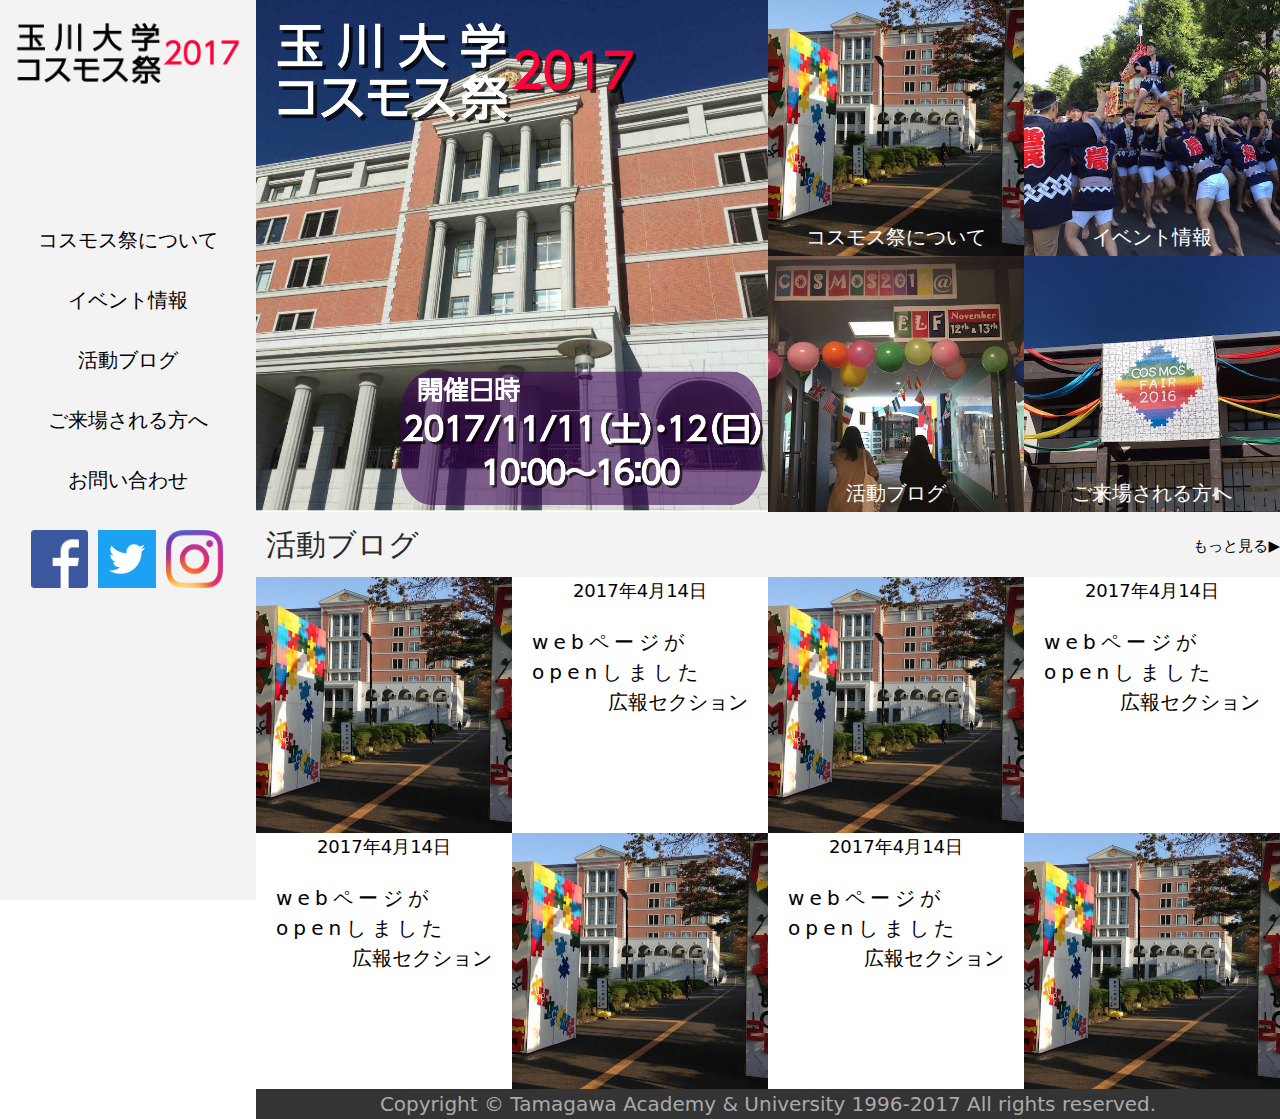
<file: index.html>
<!doctype html>
<html>

    <head>
        <meta charset="UTF-8">
        <meta http-equiv="X-UA-Compatible" content="IE=edge"> <!-- ◀︎ IEの互換表示をさせない -->
        <meta name="viewport" content="width=device-width, initial-scale=1"> <!-- ◀︎ レスポンシブWebデザインを使うために必要-->
        <title>コスモス祭実行委員会</title>
        <link href="css/bootstrap.css" rel="stylesheet"> <!-- ◀︎ BootstrapのCSS読み込み -->
        <link href="css/top.css" rel="stylesheet">
        <script src="js/jquery.js"></script> <!-- ◀︎　jQuery読み込み -->
        <script src="js/bootstrap.js"></script> <!--◀︎　 BootstrapのJS読み込み -->
    </head>
    
    <!-- ▼ヘッダーメニュー　ースマホ用ー▼ -->
    <nav id = "header-menu" class="navbar navbar-toggleable-md navbar-light bg-faded sp">
      <button class="navbar-toggler navbar-toggler-right" type="button" data-toggle="collapse" data-target="#navbarSupportedContent" aria-controls="navbarSupportedContent" aria-expanded="false" aria-label="Toggle navigation">
        <span class="navbar-toggler-icon"></span>
      </button>
      <a class="navbar-brand" href="#"><img src="images/logo2.png" class="img-fluid" alt="Responsive image" ></a>
      
      <div class="collapse navbar-collapse" id="navbarSupportedContent">
        <ul class="navbar-nav mr-auto">
          <li class="nav-item active">
            <a class="nav-link" href="index.html">トップページ <span class="sr-only">(current)</span></a>
          </li>
          <li class="nav-item">
            <a class="nav-link" href="info/index.html">コスモス祭について</a>
          </li>
          <li class="nav-item">
            <a class="nav-link" href="ivent/index.html">イベント情報</a>
          </li>
          <li class="nav-item">
            <a class="nav-link" href="report/index.html">活動ブログ</a>
          </li>
          <li class="nav-item">
            <a class="nav-link" href="access/index.html">ご来場される方へ</a>
          </li>
          <li class="nav-item">
            <a class="nav-link" href="inquiry/index.html">お問い合わせ</a>
          </li>
        </ul>
      </div>
    </nav>
    <!-- ▲ヘッダーメニュー　ースマホ用ー▲-->

    <!-- ▼ヘッダーメニュー　ーPC用ー▼ -->
    <dir id="header-menu-pc">
      <a href="#" id="logo"><img src="images/logo.png" class="img-fluid"></a>
      <ul id="menu-list-pc">
        <li><a href="info/index.html">コスモス祭について</a></li>
        <li><a href="ivent/index.html">イベント情報</a></li>
        <li><a href="report/index.html">活動ブログ</a></li>
        <li><a href="access/index.html">ご来場される方へ</a></li>
        <li><a href="inquiry/index.html">お問い合わせ</a></li>
      </ul>
      <ul id="sns-pc">
        <li><a href="https://www.facebook.com/cosmosfair/"><img src="images/fb.png" class="img-fluid"></a></li>
        <li><a href="https://twitter.com/cosmosfair/"><img src="images/twitter.png" class="img-fluid"></a></li>
        <li><a href="http://instagram.com/cosmosfair "><img src="images/ig.png" class="img-fluid"></a></li>
      </ul>
    </dir>
    <!-- ▲ヘッダーメニュー　ーPC用ー▲-->

    <!-- ▼トップボディ▼ -->
    <dir id="top-body">
     
      <!-- ▼トップ画像▼ -->
      <dir id="top-img">
        <img src="images/top.png" class="img-fluid" alt="Responsive image">
        
      </dir>
      <!-- ▲トップ画像▲-->
      
      <!-- ▼更新情報　ースマホ限定ー▼ -->
      <dir id="sp-update-info" class="sp">
        <p>更新情報</p>
        <p>2017/4/14 WEBページをリニューアルしました</p>
      </dir>
      <!-- ▲更情報▲-->

      <!-- ▼トップメニュー▼ -->
      <dir id="top-menu">
        <ul>
          <li><a href="info/index.html"><img src="images/menu1.jpg" class="img-fluid"><p>コスモス祭について</p></a></li>
          <li><a href="ivent/index.html"><img src="images/menu2.jpg" class="img-fluid"><p>イベント情報</p></a></li>
          <li><a href="report/index.html"><img src="images/menu3.jpg" class="img-fluid"><p>活動ブログ</p></a></li>
          <li><a href="access/index.html"><img src="images/menu4.jpg" class="img-fluid"><p>ご来場される方へ</p></a></li>
        </ul>
      </dir>
      <!-- ▲トップメニュー▲-->
      
      <!-- ▼活動ブログ▼ -->
      <div id="top-report">
        <div id="top-report-title">
          <p>活動ブログ</p><a href="#3">もっと見る▶︎</a>
        </div>
       <ul class="top-report-items"><a href="#">
         <li class="report-thum float-left"><img src="images/menu1.jpg" class="img-fluid"></li>
         <li class="report-word float-left"><p class="text-center">2017年4月14日</p><p class="title-box">webページがopenしました</p><p>広報セクション</p></li>
       </a></ul>
       <ul class="top-report-items"><a href="#">
         <li class="report-word"><p class="text-center">2017年4月14日</p><p class="title-box">webページがopenしました</p><p>広報セクション</p></li>
         <li class="report-thum"><img src="images/menu1.jpg" class="img-fluid"></li>
       </a></ul>

       <ul class="top-report-items"><a href="#">
         <li class="report-thum"><img src="images/menu1.jpg" class="img-fluid"></li>
         <li class="report-word"><p class="text-center">2017年4月14日</p><p class="title-box">webページがopenしました</p><p>広報セクション</p></li>
       </a></ul>
       <ul class="top-report-items"><a href="#">
         <li class="report-word float-left"><p class="text-center">2017年4月14日</p><p class="title-box">webページがopenしました</p><p>広報セクション</p></li>
         <li class="report-thum float-left"><img src="images/menu1.jpg" class="img-fluid"></li>
       </a></ul>
      </div>
      <!-- ▲活動ブログ▲-->

    <!-- ▲トップボディ▲-->
    </dir>
    <!-- ▼フッター▼ -->
    <dir id="footer">
      <!-- ▼フッターメニュー　ースマホ限定ー▼ -->
      <dir id="footer-menu" class="sp">
        <ul>
          <li><a href="info/index.html">コスモス祭について</a></li>
          <li><a href="ivent/index.html">イベント情報</a></li>
          <li><a href="report/index.html">活動ブログ</a></li>
          <li><a href="access/index.html">ご来場される方へ</a></li>
        </ul>
        <a id ="footer-list-last" href="inquiry/index.html">お問い合わせ</a>
        <ul>
          <li><a href="https://www.facebook.com/cosmosfair/"><img src="images/fb.png" class="img-fluid"></a></li>
          <li><a href="https://twitter.com/cosmosfair/"><img src="images/twitter.png" class="img-fluid"></a></li>
          <li><a href="http://instagram.com/cosmosfair"><img src="images/ig.png" class="img-fluid"></a></li>
        </ul>
      </dir>
      <!-- ▲フッターメニュー▲-->
      <p class="text-center">Copyright © Tamagawa Academy & University 1996-2017 All rights reserved.</p>
    <!-- ▲フッター▲-->
    </dir>
    <body>
    </body>

</html>
</file>
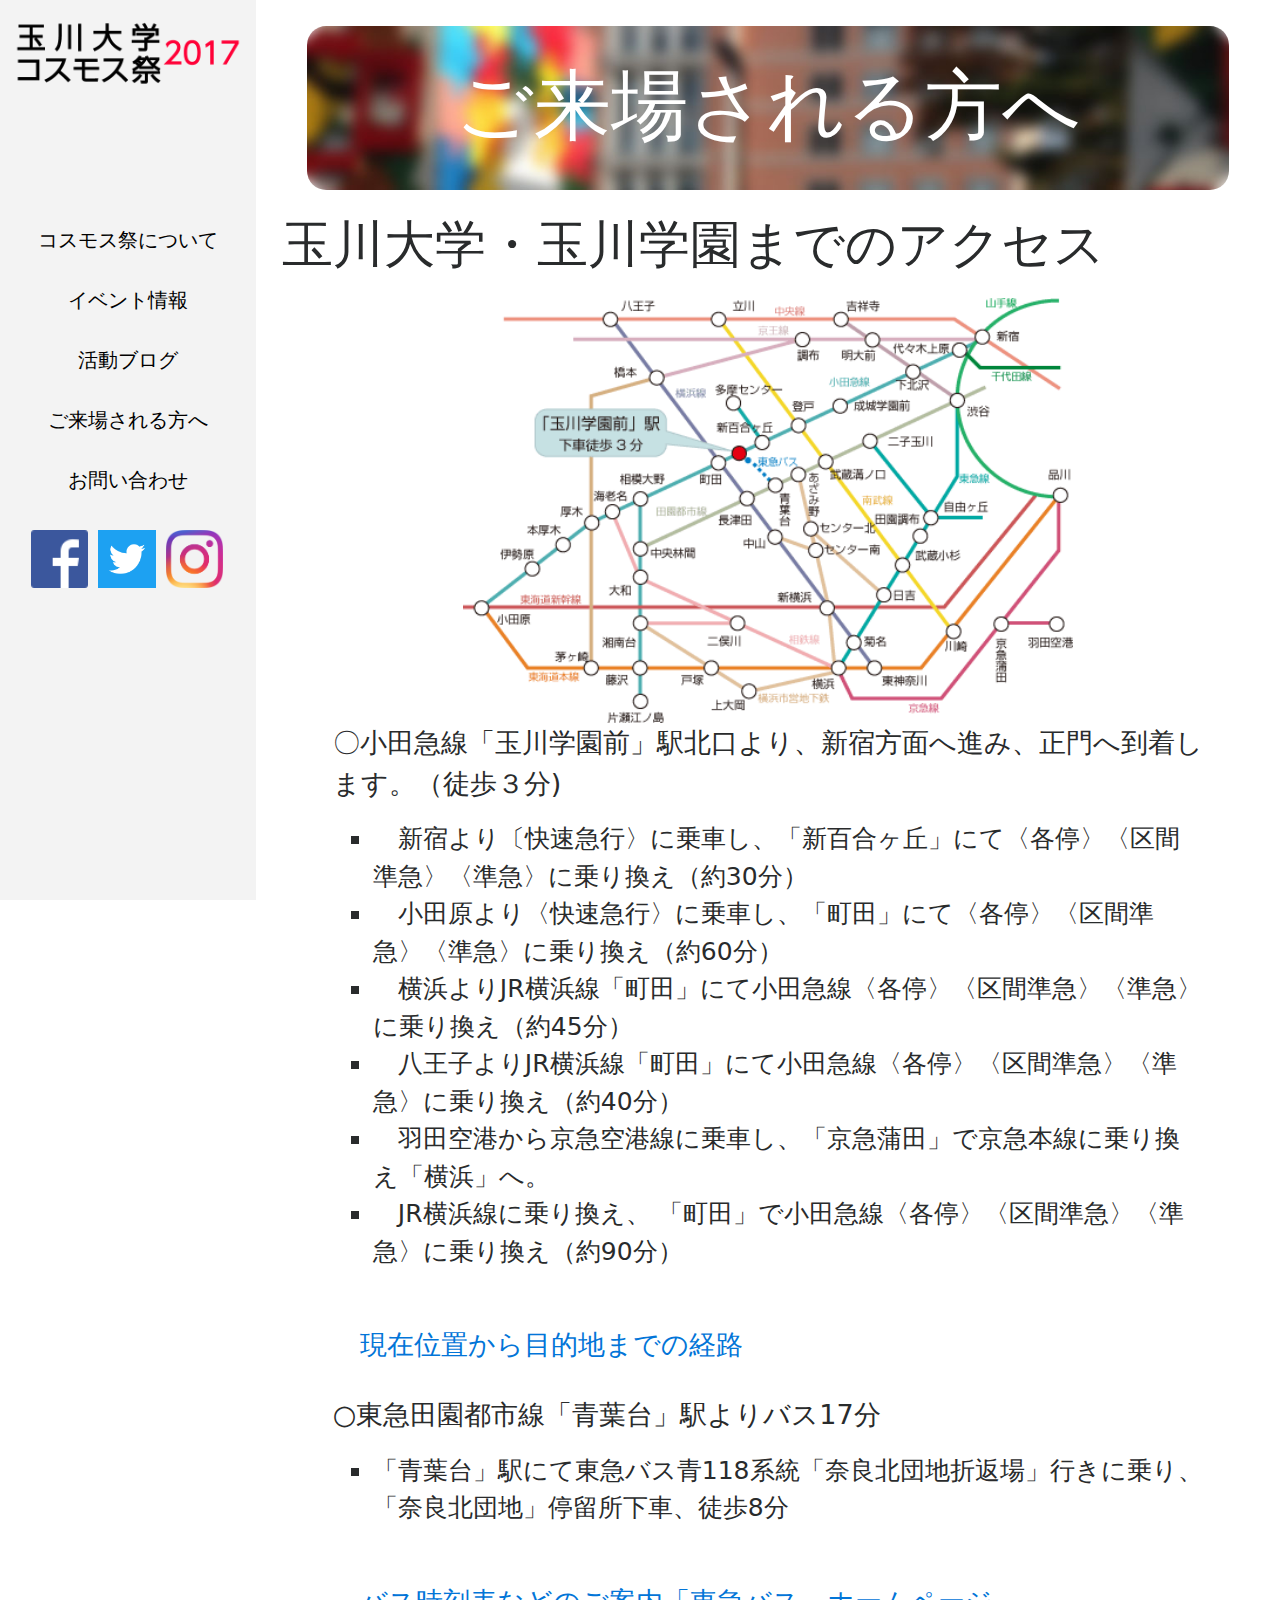
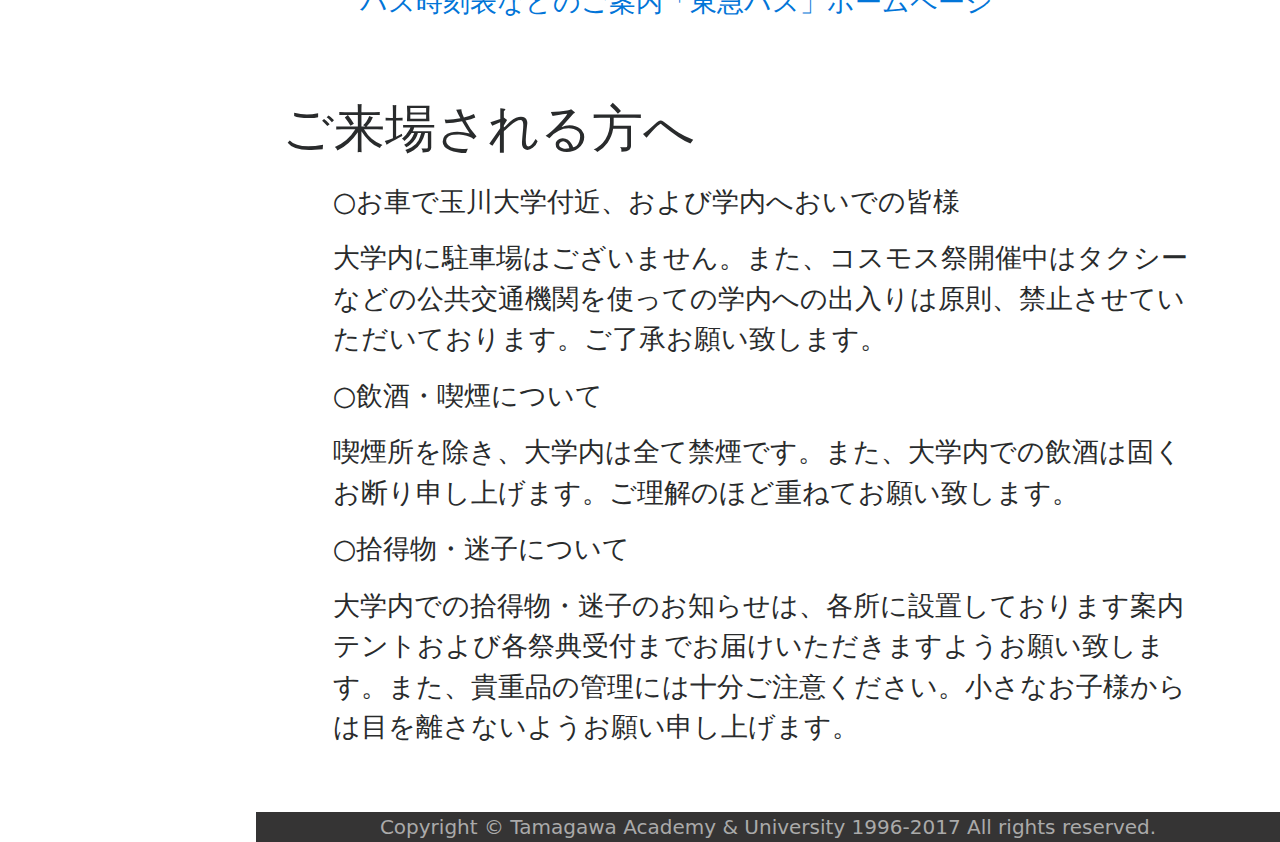
<file: access/index.html>
<!doctype html>
<html>

    <head>
        <meta charset="UTF-8">
        <meta http-equiv="X-UA-Compatible" content="IE=edge"> <!-- ◀︎ IEの互換表示をさせない -->
        <meta name="viewport" content="width=device-width, initial-scale=1"> <!-- ◀︎ レスポンシブWebデザインを使うために必要-->
        <title>ご来場される方へ | コスモス祭実行委員会</title>
        <link href="../css/bootstrap.css" rel="stylesheet"> <!-- ◀︎ BootstrapのCSS読み込み -->
        <link href="../css/top.css" rel="stylesheet">
        <link href="../css/info.css" rel="stylesheet">
        <script src="../js/jquery.js"></script> <!-- ◀︎　jQuery読み込み -->
        <script src="../js/bootstrap.js"></script> <!--◀︎　 BootstrapのJS読み込み -->
    </head>
    
    <!-- ▼ヘッダーメニュー　ースマホ用ー▼ -->
    <nav id = "header-menu" class="navbar navbar-toggleable-md navbar-light bg-faded sp">
      <button class="navbar-toggler navbar-toggler-right" type="button" data-toggle="collapse" data-target="#navbarSupportedContent" aria-controls="navbarSupportedContent" aria-expanded="false" aria-label="Toggle navigation">
        <span class="navbar-toggler-icon"></span>
      </button>
      <a class="navbar-brand" href="../index.html"><img src="../images/logo2.png" class="img-fluid" alt="Responsive image" ></a>
      
      <div class="collapse navbar-collapse" id="navbarSupportedContent">
        <ul class="navbar-nav mr-auto">
          <li class="nav-item active">
            <a class="nav-link" href="../index.html">トップページ <span class="sr-only">(current)</span></a>
          </li>
          <li class="nav-item">
            <a class="nav-link" href="../info/index.html">コスモス祭について</a>
          </li>
          <li class="nav-item">
            <a class="nav-link" href="../ivent/index.html">イベント情報</a>
          </li>
          <li class="nav-item">
            <a class="nav-link" href="../report/index.html">活動ブログ</a>
          </li>
          <li class="nav-item">
            <a class="nav-link" href="index.html">ご来場される方へ</a>
          </li>
          <li class="nav-item">
            <a class="nav-link" href="../inquiry/index.html">お問い合わせ</a>
          </li>
        </ul>
      </div>
    </nav>
    <!-- ▲ヘッダーメニュー　ースマホ用ー▲-->

    <!-- ▼ヘッダーメニュー　ーPC用ー▼ -->
    <dir id="header-menu-pc">
      <a href="../index.html" id="logo"><img src="../images/logo.png" class="img-fluid"></a>
      <ul id="menu-list-pc">
        <li><a href="../info/index.html">コスモス祭について</a></li>
        <li><a href="../ivent/index.html">イベント情報</a></li>
        <li><a href="../report/index.html">活動ブログ</a></li>
        <li><a href="index.html">ご来場される方へ</a></li>
        <li><a href="../inquiry/index.html">お問い合わせ</a></li>
      </ul>
      <ul id="sns-pc">
        <li><a href="https://www.facebook.com/cosmosfair/"><img src="../images/fb.png" class="img-fluid"></a></li>
        <li><a href="https://twitter.com/cosmosfair/"><img src="../images/twitter.png" class="img-fluid"></a></li>
        <li><a href="http://instagram.com/cosmosfair "><img src="../images/ig.png" class="img-fluid"></a></li>
      </ul>
    </dir>
    <!-- ▲ヘッダーメニュー　ーPC用ー▲-->

    <!-- ▼トップボディ▼ -->
    <dir id="top-body">
     <dir id="info">
     <dir id="access">
          <dir id="body-title">
            <img src="../images/about1.jpg" class="img-fluid">
			  <h1>ご来場される方へ</h1></p>
          </dir>
          <h2>玉川大学・玉川学園までのアクセス</h2>
          <dir class="text-box"><center>
            <img src="../images/access.gif" class="access-map" ></center>
            <p>〇小田急線「玉川学園前」駅北口より、新宿方面へ進み、正門へ到着します。（徒歩３分)</p>
            <ul>
              <li>　新宿より〔快速急行〉に乗車し、「新百合ヶ丘」にて〈各停〉〈区間準急〉〈準急〉に乗り換え（約30分）</li>
              <li>　小田原より〈快速急行〉に乗車し、「町田」にて〈各停〉〈区間準急〉〈準急〉に乗り換え（約60分）</li>
              <li>　横浜よりJR横浜線「町田」にて小田急線〈各停〉〈区間準急〉〈準急〉に乗り換え（約45分）</li>

              <li>　八王子よりJR横浜線「町田」にて小田急線〈各停〉〈区間準急〉〈準急〉に乗り換え（約40分）</li>
              <li>　羽田空港から京急空港線に乗車し、「京急蒲田」で京急本線に乗り換え「横浜」へ。</li>
              <li>　JR横浜線に乗り換え、 「町田」で小田急線〈各停〉〈区間準急〉〈準急〉に乗り換え（約90分）</li>
              </ul>
              <a class="nav-link"href="http://maps.google.com/maps?saddr=現在地&daddr=玉川学園前&dirglg=r"><p>現在位置から目的地までの経路</a></p>
              <p>○東急田園都市線「青葉台」駅よりバス17分</P>
               <ul> <li>「青葉台」駅にて東急バス青118系統「奈良北団地折返場」行きに乗り、
              <br>「奈良北団地」停留所下車、徒歩8分</li></ul>

            <a class="nav-link"href="http://www.tokyubus.co.jp/"><p>バス時刻表などのご案内「東急バス」ホームページ</a></p>

              </dir>
              <h2>ご来場される方へ</h2>
              <dir class="text-box">
            <p>○お車で玉川大学付近、および学内へおいでの皆様</p>
            
              <p>大学内に駐車場はございません。また、コスモス祭開催中はタクシーなどの公共交通機関を使っての学内への出入りは原則、禁止させていただいております。ご了承お願い致します。</p>
              <p>○飲酒・喫煙について</p>
              <p>喫煙所を除き、大学内は全て禁煙です。また、大学内での飲酒は固くお断り申し上げます。ご理解のほど重ねてお願い致します。</p>
              <p>○拾得物・迷子について</p>
              <p>大学内での拾得物・迷子のお知らせは、各所に設置しております案内テントおよび各祭典受付までお届けいただきますようお願い致します。また、貴重品の管理には十分ご注意ください。小さなお子様からは目を離さないようお願い申し上げます。 
</p>
            

          </dir>
          
          
        </dir>
        </dir>
      <!-- ▲コスモス祭について▲-->
      
    </dir>
    <!-- ▼フッター▼ -->
    <dir id="footer">
      <!-- ▼フッターメニュー　ースマホ限定ー▼ -->
      <dir id="footer-menu" class="sp">
        <ul>
          <li><a href="../info/index.html">コスモス祭について</a></li>
          <li><a href="../ivent/index.html">イベント情報</a></li>
          <li><a href="../report/index.html">活動ブログ</a></li>
          <li><a href="index.html">ご来場される方へ</a></li>
        </ul>
        <a id ="footer-list-last" href="../inquiry/index.html">お問い合わせ</a>
        <ul>
          <li><a href="https://www.facebook.com/cosmosfair/"><img src="../images/fb.png" class="img-fluid"></a></li>
          <li><a href="https://twitter.com/cosmosfair/"><img src="../images/twitter.png" class="img-fluid"></a></li>
          <li><a href="http://instagram.com/cosmosfair"><img src="../images/ig.png" class="img-fluid"></a></li>
        </ul>
      </dir>
      <!-- ▲フッターメニュー▲-->
      <p class="text-center">Copyright © Tamagawa Academy & University 1996-2017 All rights reserved.</p>
    <!-- ▲フッター▲-->
    </dir>
    <body>
    </body>

</html>
</file>
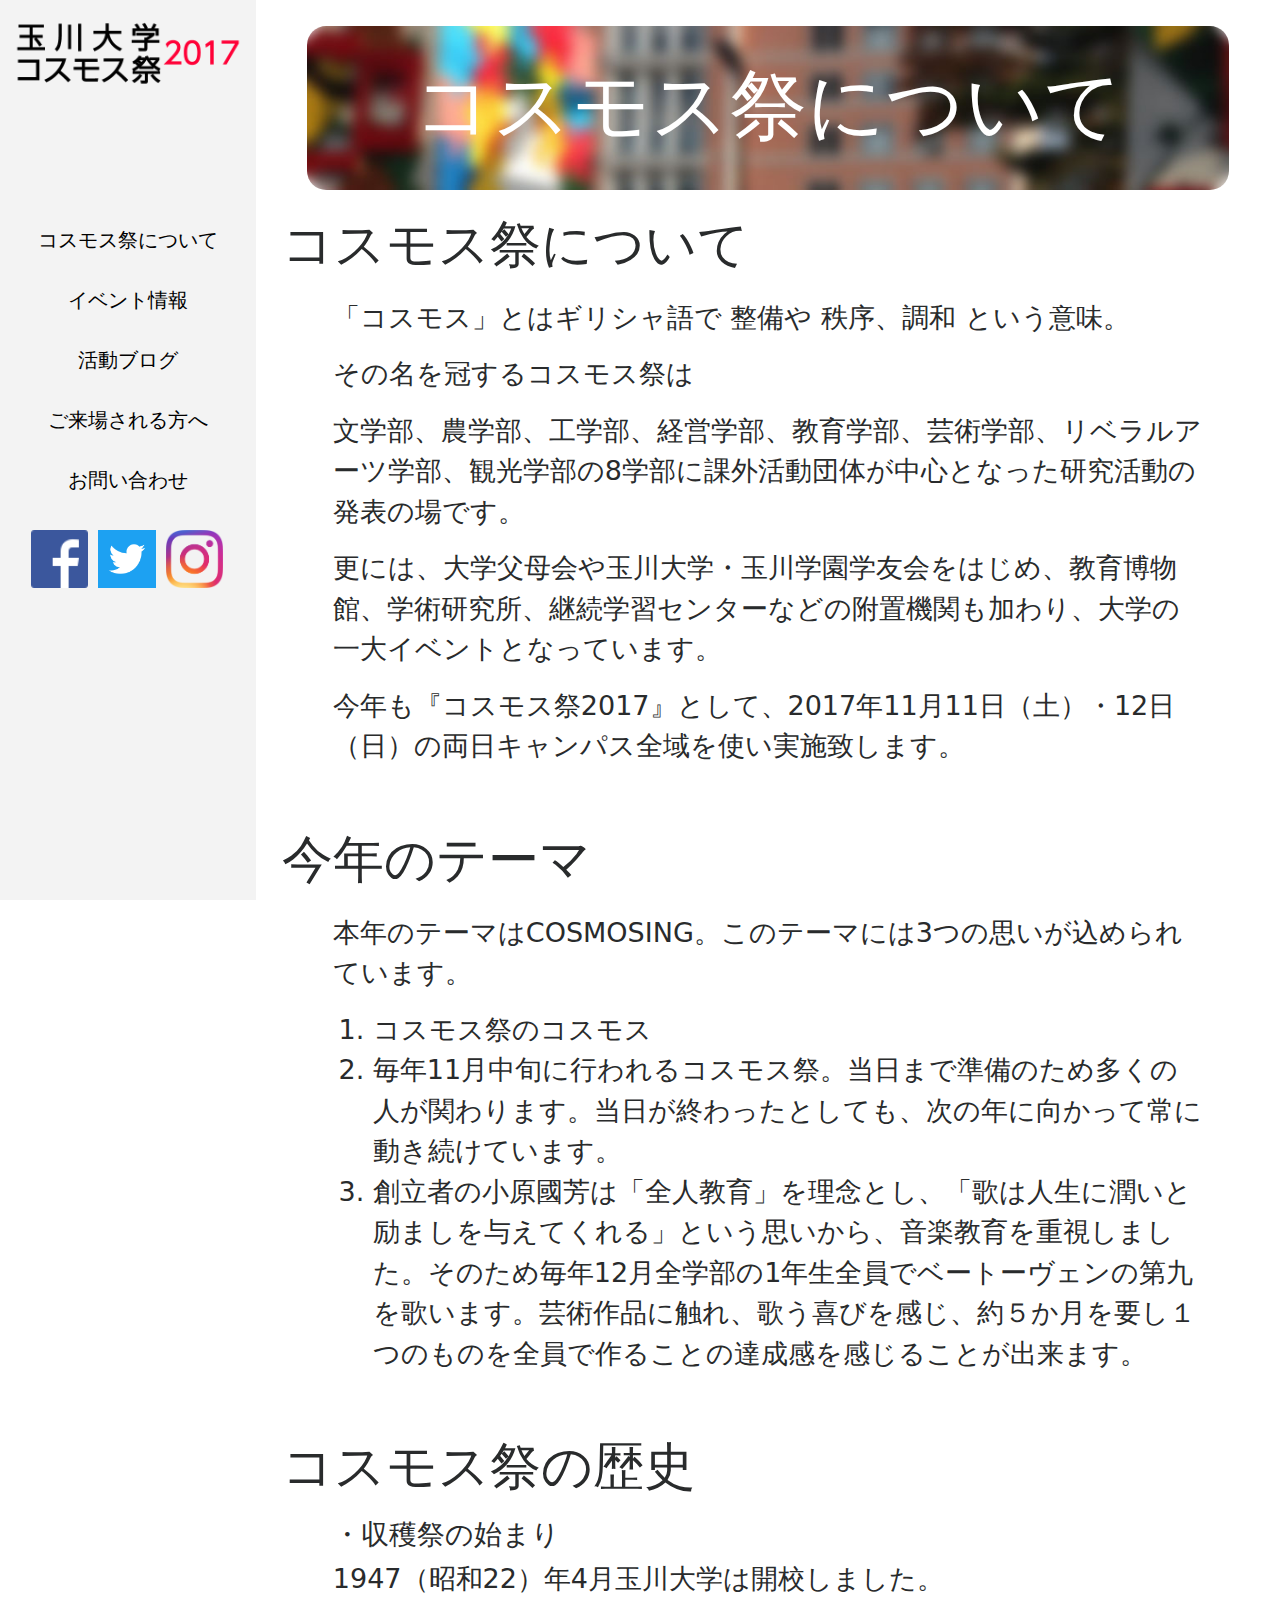
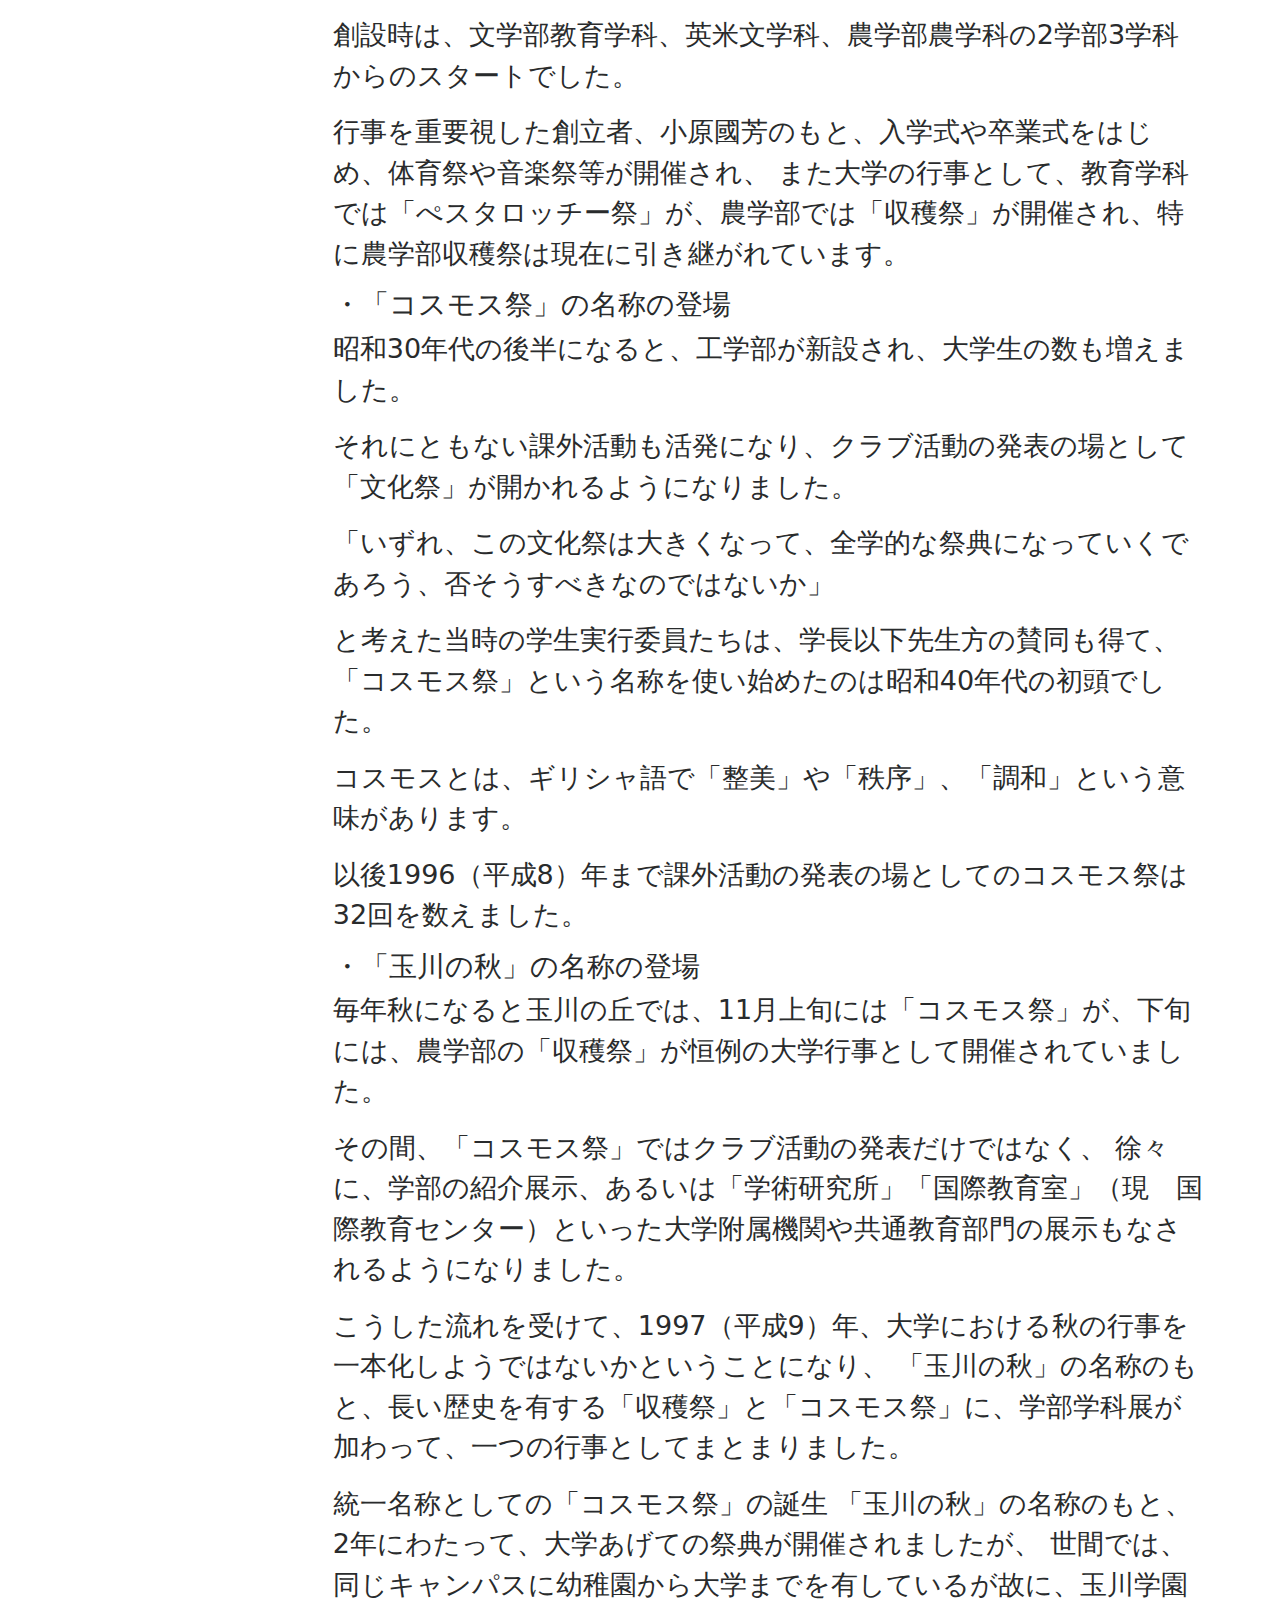
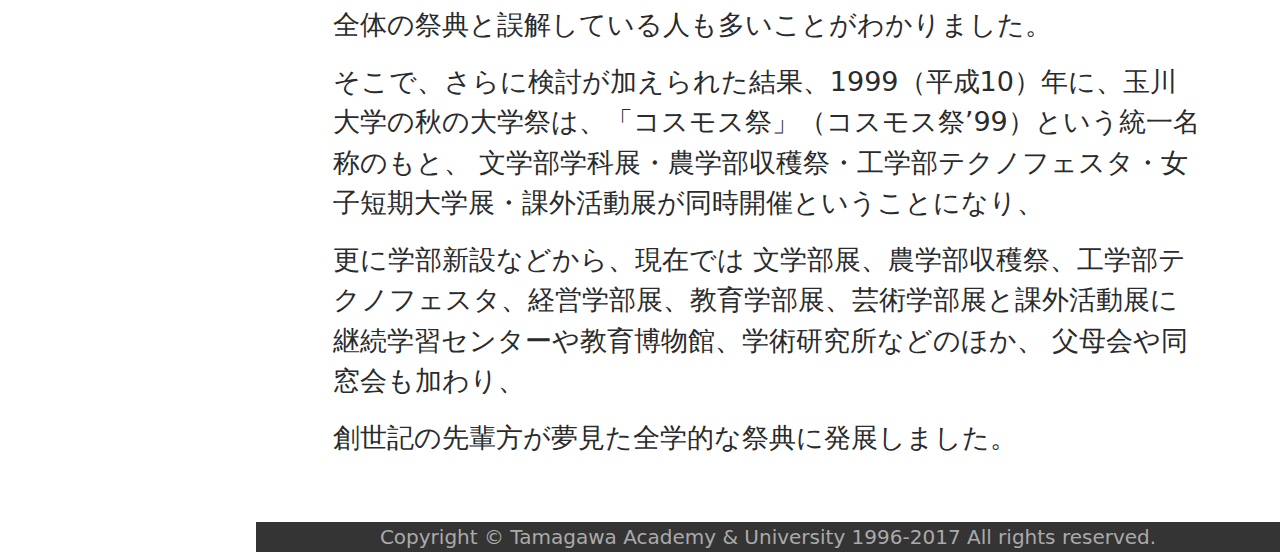
<file: info/index.html>
<!doctype html>
<html>

    <head>
        <meta charset="UTF-8">
        <meta http-equiv="X-UA-Compatible" content="IE=edge"> <!-- ◀︎ IEの互換表示をさせない -->
        <meta name="viewport" content="width=device-width, initial-scale=1"> <!-- ◀︎ レスポンシブWebデザインを使うために必要-->
        <title>コスモス祭について | コスモス祭実行委員会</title>
        <link href="../css/bootstrap.css" rel="stylesheet"> <!-- ◀︎ BootstrapのCSS読み込み -->
        <link href="../css/top.css" rel="stylesheet">
        <link href="../css/info.css" rel="stylesheet">
        <script src="../js/jquery.js"></script> <!-- ◀︎　jQuery読み込み -->
        <script src="../js/bootstrap.js"></script> <!--◀︎　 BootstrapのJS読み込み -->
    </head>
    
    <!-- ▼ヘッダーメニュー　ースマホ用ー▼ -->
    <nav id = "header-menu" class="navbar navbar-toggleable-md navbar-light bg-faded sp">
      <button class="navbar-toggler navbar-toggler-right" type="button" data-toggle="collapse" data-target="#navbarSupportedContent" aria-controls="navbarSupportedContent" aria-expanded="false" aria-label="Toggle navigation">
        <span class="navbar-toggler-icon"></span>
      </button>
      <a class="navbar-brand" href="../index.html"><img src="../images/logo2.png" class="img-fluid" alt="Responsive image" ></a>
      
      <div class="collapse navbar-collapse" id="navbarSupportedContent">
        <ul class="navbar-nav mr-auto">
          <li class="nav-item active">
            <a class="nav-link" href="../index.html">トップページ <span class="sr-only">(current)</span></a>
          </li>
          <li class="nav-item">
            <a class="nav-link" href="index.html">コスモス祭について</a>
          </li>
          <li class="nav-item">
            <a class="nav-link" href="../ivent/index.html">イベント情報</a>
          </li>
          <li class="nav-item">
            <a class="nav-link" href="../report/index.html">活動ブログ</a>
          </li>
          <li class="nav-item">
            <a class="nav-link" href="../access/index.html">ご来場される方へ</a>
          </li>
          <li class="nav-item">
            <a class="nav-link" href="../inquiry/index.html">お問い合わせ</a>
          </li>
        </ul>
      </div>
    </nav>
    <!-- ▲ヘッダーメニュー　ースマホ用ー▲-->

    <!-- ▼ヘッダーメニュー　ーPC用ー▼ -->
    <dir id="header-menu-pc">
      <a href="../index.html" id="logo"><img src="../images/logo.png" class="img-fluid"></a>
      <ul id="menu-list-pc">
        <li><a href="index.html">コスモス祭について</a></li>
        <li><a href="../ivent/index.html">イベント情報</a></li>
        <li><a href="../report/index.html">活動ブログ</a></li>
        <li><a href="../access/index.html">ご来場される方へ</a></li>
        <li><a href="../inquiry/index.html">お問い合わせ</a></li>
      </ul>
      <ul id="sns-pc">
        <li><a href="https://www.facebook.com/cosmosfair/"><img src="../images/fb.png" class="img-fluid"></a></li>
        <li><a href="https://twitter.com/cosmosfair/"><img src="../images/twitter.png" class="img-fluid"></a></li>
        <li><a href="http://instagram.com/cosmosfair "><img src="../images/ig.png" class="img-fluid"></a></li>
      </ul>
    </dir>
    <!-- ▲ヘッダーメニュー　ーPC用ー▲-->

    <!-- ▼トップボディ▼ -->
    <dir id="top-body">
     
     <dir id="info">
          <dir id="body-title">
            <img src="../images/about1.jpg" class="img-fluid">
            <h1>コスモス祭について</p>
          </dir>
          <h2>コスモス祭について</h2>
          <dir class="text-box">
            <p>「コスモス」とはギリシャ語で 整備や 秩序、調和 という意味。</p>

            <p>その名を冠するコスモス祭は</p>
            <p>文学部、農学部、工学部、経営学部、教育学部、芸術学部、リベラルアーツ学部、観光学部の8学部に課外活動団体が中心となった研究活動の発表の場です。</p>
            <p>更には、大学父母会や玉川大学・玉川学園学友会をはじめ、教育博物館、学術研究所、継続学習センターなどの附置機関も加わり、大学の一大イベントとなっています。</p>

            <p>今年も『コスモス祭2017』として、2017年11月11日（土）・12日（日）の両日キャンパス全域を使い実施致します。</p>
              </dir>
              <h2>今年のテーマ</h2>
              <dir class="text-box">
            <p>本年のテーマはCOSMOSING。このテーマには3つの思いが込められています。</p>
            <ol>
              <li>コスモス祭のコスモス</li>
              <li>毎年11月中旬に行われるコスモス祭。当日まで準備のため多くの人が関わります。当日が終わったとしても、次の年に向かって常に動き続けています。</li>
              <li>創立者の小原國芳は「全人教育」を理念とし、「歌は人生に潤いと励ましを与えてくれる」という思いから、音楽教育を重視しました。そのため毎年12月全学部の1年生全員でベートーヴェンの第九を歌います。芸術作品に触れ、歌う喜びを感じ、約５か月を要し１つのものを全員で作ることの達成感を感じることが出来ます。</li>
            </ol>

          </dir>
          
          <h2>コスモス祭の歴史</h2>
          <dir class="text-box">
       
			  <h3>・収穫祭の始まり</h3>
            <p>1947（昭和22）年4月玉川大学は開校しました。</p>

            <p>創設時は、文学部教育学科、英米文学科、農学部農学科の2学部3学科からのスタートでした。</p>
            <p>行事を重要視した創立者、小原國芳のもと、入学式や卒業式をはじめ、体育祭や音楽祭等が開催され、
              また大学の行事として、教育学科では「ぺスタロッチー祭」が、農学部では「収穫祭」が開催され、特に農学部収穫祭は現在に引き継がれています。</p>
              
			  <h3>・「コスモス祭」の名称の登場</h3>
            <p>昭和30年代の後半になると、工学部が新設され、大学生の数も増えました。</p>
            <p>それにともない課外活動も活発になり、クラブ活動の発表の場として「文化祭」が開かれるようになりました。</p>

            <p>「いずれ、この文化祭は大きくなって、全学的な祭典になっていくであろう、否そうすべきなのではないか」</p>

            <p>と考えた当時の学生実行委員たちは、学長以下先生方の賛同も得て、「コスモス祭」という名称を使い始めたのは昭和40年代の初頭でした。</p>
            <p>コスモスとは、ギリシャ語で「整美」や「秩序」、「調和」という意味があります。</p>
            <p>以後1996（平成8）年まで課外活動の発表の場としてのコスモス祭は32回を数えました。</p>
            
			  <h3>・「玉川の秋」の名称の登場</h3>
            <p>毎年秋になると玉川の丘では、11月上旬には「コスモス祭」が、下旬には、農学部の「収穫祭」が恒例の大学行事として開催されていました。</p>

            <p>その間、「コスモス祭」ではクラブ活動の発表だけではなく、
            徐々に、学部の紹介展示、あるいは「学術研究所」「国際教育室」（現　国際教育センター）といった大学附属機関や共通教育部門の展示もなされるようになりました。</p>
            <P>こうした流れを受けて、1997（平成9）年、大学における秋の行事を一本化しようではないかということになり、
              「玉川の秋」の名称のもと、長い歴史を有する「収穫祭」と「コスモス祭」に、学部学科展が加わって、一つの行事としてまとまりました。</P>

            <p>統一名称としての「コスモス祭」の誕生 「玉川の秋」の名称のもと、2年にわたって、大学あげての祭典が開催されましたが、
              世間では、同じキャンパスに幼稚園から大学までを有しているが故に、玉川学園全体の祭典と誤解している人も多いことがわかりました。</p>

            <p>そこで、さらに検討が加えられた結果、1999（平成10）年に、玉川大学の秋の大学祭は、「コスモス祭」（コスモス祭’99）という統一名称のもと、
              文学部学科展・農学部収穫祭・工学部テクノフェスタ・女子短期大学展・課外活動展が同時開催ということになり、</p>

            <p>更に学部新設などから、現在では
            文学部展、農学部収穫祭、工学部テクノフェスタ、経営学部展、教育学部展、芸術学部展と課外活動展に継続学習センターや教育博物館、学術研究所などのほか、
              父母会や同窓会も加わり、</p>

            <p>創世記の先輩方が夢見た全学的な祭典に発展しました。</p>
          </dir> 
        </dir>
      <!-- ▲コスモス祭について▲-->
      
    </dir>
    <!-- ▼フッター▼ -->
    <dir id="footer">
      <!-- ▼フッターメニュー　ースマホ限定ー▼ -->
      <dir id="footer-menu" class="sp">
        <ul>
          <li><a href="index.html">コスモス祭について</a></li>
          <li><a href="../ivent/index.html">イベント情報</a></li>
          <li><a href="../report/index.html">活動ブログ</a></li>
          <li><a href="../access/index.html">ご来場される方へ</a></li>
        </ul>
        <a id ="footer-list-last" href="../inquiry/index.html">お問い合わせ</a>
        <ul>
          <li><a href="https://www.facebook.com/cosmosfair/"><img src="../images/fb.png" class="img-fluid"></a></li>
          <li><a href="https://twitter.com/cosmosfair/"><img src="../images/twitter.png" class="img-fluid"></a></li>
          <li><a href="http://instagram.com/cosmosfair"><img src="../images/ig.png" class="img-fluid"></a></li>
        </ul>
      </dir>
      <!-- ▲フッターメニュー▲-->
      <p class="text-center">Copyright © Tamagawa Academy & University 1996-2017 All rights reserved.</p>
    <!-- ▲フッター▲-->
    </dir>
    <body>
    </body>

</html>
</file>
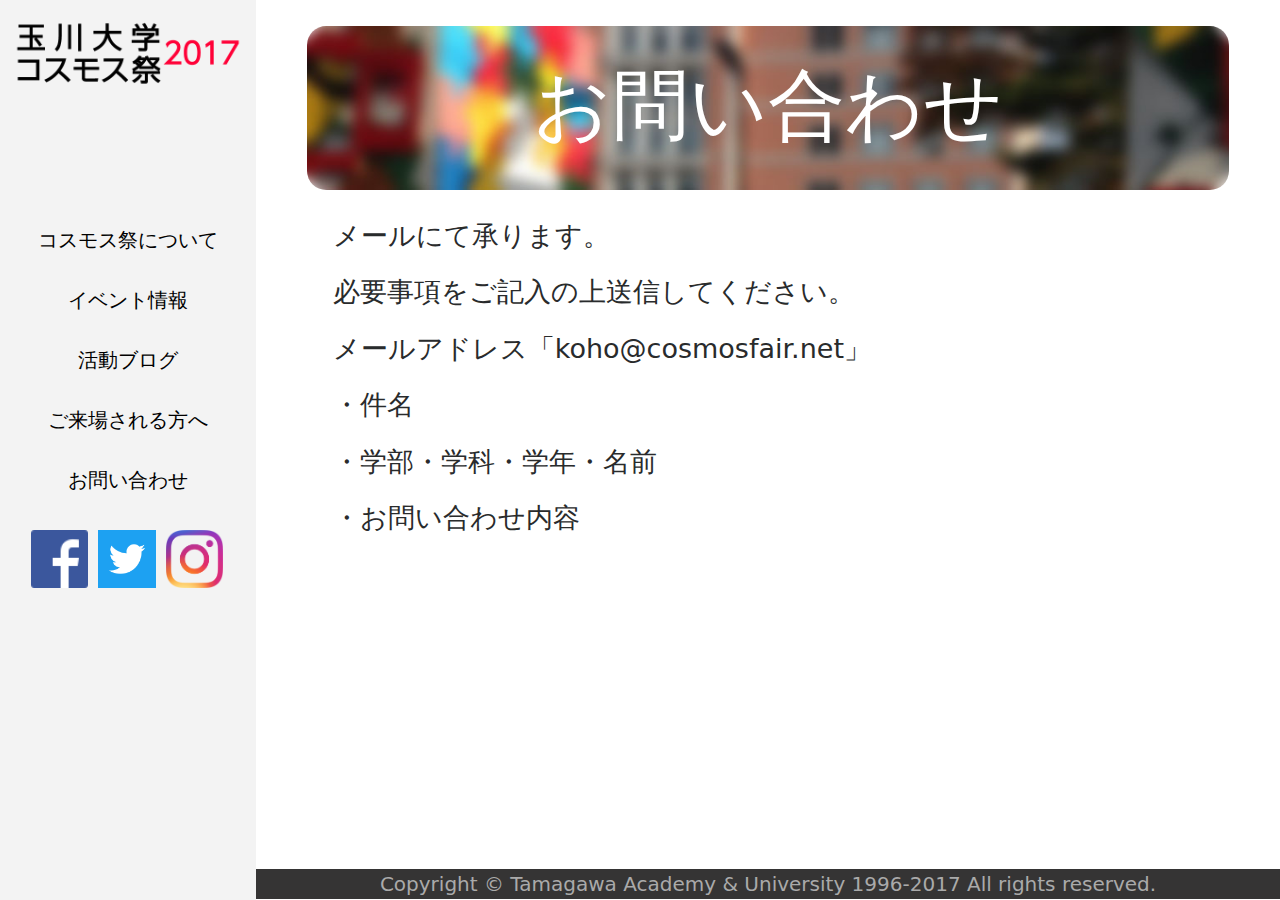
<file: inquiry/index.html>
<!doctype html>
<html>

    <head>
        <meta charset="UTF-8">
        <meta http-equiv="X-UA-Compatible" content="IE=edge"> <!-- ◀︎ IEの互換表示をさせない -->
        <meta name="viewport" content="width=device-width, initial-scale=1"> <!-- ◀︎ レスポンシブWebデザインを使うために必要-->
        <title>お問い合わせ | コスモス祭実行委員会</title>
        <link href="../css/bootstrap.css" rel="stylesheet"> <!-- ◀︎ BootstrapのCSS読み込み -->
        <link href="../css/top.css" rel="stylesheet">
        <link href="../css/info.css" rel="stylesheet">
        <script src="../js/jquery.js"></script> <!-- ◀︎　jQuery読み込み -->
        <script src="../js/bootstrap.js"></script> <!--◀︎　 BootstrapのJS読み込み -->
        <script type="text/javascript" src="../js/footerFixed.js"></script><!--footer固定-->
    </head>
    
    <!-- ▼ヘッダーメニュー　ースマホ用ー▼ -->
    <nav id = "header-menu" class="navbar navbar-toggleable-md navbar-light bg-faded sp">
      <button class="navbar-toggler navbar-toggler-right" type="button" data-toggle="collapse" data-target="#navbarSupportedContent" aria-controls="navbarSupportedContent" aria-expanded="false" aria-label="Toggle navigation">
        <span class="navbar-toggler-icon"></span>
      </button>
      <a class="navbar-brand" href="../index.html"><img src="../images/logo2.png" class="img-fluid" alt="Responsive image" ></a>
      
      <div class="collapse navbar-collapse" id="navbarSupportedContent">
        <ul class="navbar-nav mr-auto">
          <li class="nav-item active">
            <a class="nav-link" href="../index.html">トップページ <span class="sr-only">(current)</span></a>
          </li>
          <li class="nav-item">
            <a class="nav-link" href="../info/index.html">コスモス祭について<span class="sr-only">(current)</a>
          </li>
          <li class="nav-item">
            <a class="nav-link" href="../ivent/index.html">イベント情報</a>
          </li>
          <li class="nav-item">
            <a class="nav-link" href="../report/index.html">活動ブログ</a>
          </li>
          <li class="nav-item">
            <a class="nav-link" href="../access/index.html">ご来場される方へ</a>
          </li>
          <li class="nav-item">
            <a class="nav-link" href="index.html">お問い合わせ</a>
          </li>
        </ul>
      </div>
    </nav>
    <!-- ▲ヘッダーメニュー　ースマホ用ー▲-->

    <!-- ▼ヘッダーメニュー　ーPC用ー▼ -->
    <dir id="header-menu-pc">
      <a href="../index.html" id="logo"><img src="../images/logo.png" class="img-fluid"></a>
      <ul id="menu-list-pc">
        <li><a href="../info/index.html">コスモス祭について</a></li>
        <li><a href="../ivent/index.html">イベント情報</a></li>
        <li><a href="../report/index.html">活動ブログ</a></li>
        <li><a href="../access/index.html">ご来場される方へ</a></li>
        <li><a href="index.html">お問い合わせ</a></li>
      </ul>
      <ul id="sns-pc">
        <li><a href="https://www.facebook.com/cosmosfair/"><img src="../images/fb.png" class="img-fluid"></a></li>
        <li><a href="https://twitter.com/cosmosfair/"><img src="../images/twitter.png" class="img-fluid"></a></li>
        <li><a href="http://instagram.com/cosmosfair "><img src="../images/ig.png" class="img-fluid"></a></li>
      </ul>
    </dir>
    <!-- ▲ヘッダーメニュー　ーPC用ー▲-->

    <!-- ▼トップボディ▼ -->
    <dir id="top-body">
     
     <dir id="info">
          <dir id="body-title">
            <img src="../images/about1.jpg" class="img-fluid">
            <h1>お問い合わせ</p>
          </dir>
          
          <dir class="text-box">
            <p>メールにて承ります。</p>
            <p>必要事項をご記入の上送信してください。</p>

<p>メールアドレス「koho@cosmosfair.net」</p>

<p>・件名</p>

<p>・学部・学科・学年・名前</p>

<p>・お問い合わせ内容</p>
          </dir> 
        </dir>
      <!-- ▲コスモス祭について▲-->
      
    </dir>
    <!-- ▼フッター▼ -->
    <dir id="footer">
      <!-- ▼フッターメニュー　ースマホ限定ー▼ -->
      <dir id="footer-menu" class="sp">
        <ul>
          <li><a href="../info/index.html">コスモス祭について</a></li>
          <li><a href="../ivent/index.html">イベント情報</a></li>
          <li><a href="../report/index.html">活動ブログ</a></li>
          <li><a href="../access/index.html">ご来場される方へ</a></li>
        </ul>
        <a id ="footer-list-last" href="index.html">お問い合わせ</a>
        <ul>
          <li><a href="https://www.facebook.com/cosmosfair/"><img src="../images/fb.png" class="img-fluid"></a></li>
          <li><a href="https://twitter.com/cosmosfair/"><img src="../images/twitter.png" class="img-fluid"></a></li>
          <li><a href="http://instagram.com/cosmosfair"><img src="../images/ig.png" class="img-fluid"></a></li>
        </ul>
      </dir>
      <!-- ▲フッターメニュー▲-->
      <p class="text-center">Copyright © Tamagawa Academy & University 1996-2017 All rights reserved.</p>
    <!-- ▲フッター▲-->
    </dir>
    <body>
    </body>

</html>
</file>
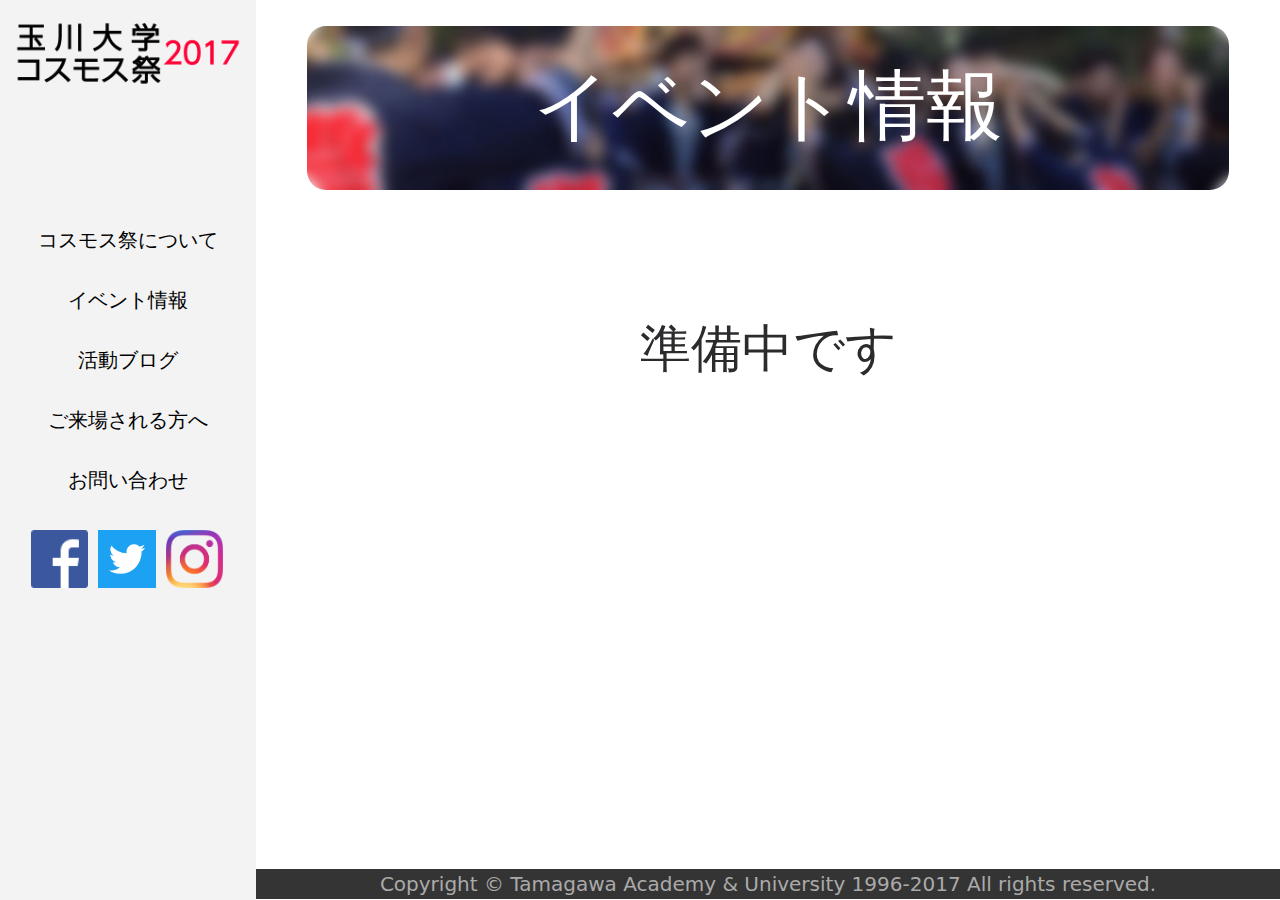
<file: ivent/index.html>
<!doctype html>
<html>

    <head>
        <meta charset="UTF-8">
        <meta http-equiv="X-UA-Compatible" content="IE=edge"> <!-- ◀︎ IEの互換表示をさせない -->
        <meta name="viewport" content="width=device-width, initial-scale=1"> <!-- ◀︎ レスポンシブWebデザインを使うために必要-->
        <title>イベント情報 | コスモス祭実行委員会</title>
        <link href="../css/bootstrap.css" rel="stylesheet"> <!-- ◀︎ BootstrapのCSS読み込み -->
        <link href="../css/top.css" rel="stylesheet">
        <link href="../css/info.css" rel="stylesheet">
        <script src="../js/jquery.js"></script> <!-- ◀︎　jQuery読み込み -->
        <script src="../js/bootstrap.js"></script> <!--◀︎　 BootstrapのJS読み込み -->
        <script type="text/javascript" src="../js/footerFixed.js"></script><!--footer固定-->
    </head>
    
    <!-- ▼ヘッダーメニュー　ースマホ用ー▼ -->
    <nav id = "header-menu" class="navbar navbar-toggleable-md navbar-light bg-faded sp">
      <button class="navbar-toggler navbar-toggler-right" type="button" data-toggle="collapse" data-target="#navbarSupportedContent" aria-controls="navbarSupportedContent" aria-expanded="false" aria-label="Toggle navigation">
        <span class="navbar-toggler-icon"></span>
      </button>
      <a class="navbar-brand" href="../index.html"><img src="../images/logo2.png" class="img-fluid" alt="Responsive image" ></a>
      
      <div class="collapse navbar-collapse" id="navbarSupportedContent">
        <ul class="navbar-nav mr-auto">
          <li class="nav-item active">
            <a class="nav-link" href="../index.html">トップページ <span class="sr-only">(current)</span></a>
          </li>
          <li class="nav-item">
            <a class="nav-link" href="../info/index.html">コスモス祭について</a>
          </li>
          <li class="nav-item">
            <a class="nav-link" href="index.html">イベント情報</a>
          </li>
          <li class="nav-item">
            <a class="nav-link" href="../report/index.html">活動ブログ</a>
          </li>
          <li class="nav-item">
            <a class="nav-link" href="../access/index.html">ご来場される方へ</a>
          </li>
          <li class="nav-item">
            <a class="nav-link" href="../inquiry/index.html">お問い合わせ</a>
          </li>
        </ul>
      </div>
    </nav>
    <!-- ▲ヘッダーメニュー　ースマホ用ー▲-->

    <!-- ▼ヘッダーメニュー　ーPC用ー▼ -->
    <dir id="header-menu-pc">
      <a href="../index.html" id="logo"><img src="../images/logo.png" class="img-fluid"></a>
      <ul id="menu-list-pc">
        <li><a href="../info/index.html">コスモス祭について</a></li>
        <li><a href="index.html">イベント情報</a></li>
        <li><a href="../report/index.html">活動ブログ</a></li>
        <li><a href="../access/index.html">ご来場される方へ</a></li>
        <li><a href="../inquiry/index.html">お問い合わせ</a></li>
      </ul>
      <ul id="sns-pc">
        <li><a href="https://www.facebook.com/cosmosfair/"><img src="../images/fb.png" class="img-fluid"></a></li>
        <li><a href="https://twitter.com/cosmosfair/"><img src="../images/twitter.png" class="img-fluid"></a></li>
        <li><a href="http://instagram.com/cosmosfair "><img src="../images/ig.png" class="img-fluid"></a></li>
      </ul>
    </dir>
    <!-- ▲ヘッダーメニュー　ーPC用ー▲-->

    <!-- ▼トップボディ▼ -->
    <dir id="top-body">
     
     <dir id="info">
      <dir id="ivent">
          <dir id="body-title">
            <img src="../images/ivent1.jpg" class="img-fluid">
            <h1>イベント情報</p>
          </dir>
          <center>
		 <h2 >準備中です</h2></center>
          </dir> 
        </dir>
        </dir>
      <!-- ▲コスモス祭について▲-->
      
    </dir>
    <!-- ▼フッター▼ -->
    <dir id="footer">
      <!-- ▼フッターメニュー　ースマホ限定ー▼ -->
      <dir id="footer-menu" class="sp">
        <ul>
          <li><a href="../info/index.html">コスモス祭について</a></li>
          <li><a href="index.html">イベント情報</a></li>
          <li><a href="../report/index.html">活動ブログ</a></li>
          <li><a href="../access/index.html">ご来場される方へ</a></li>
        </ul>
        <a id ="footer-list-last" href="../inquiry/index.html">お問い合わせ</a>
        <ul>
          <li><a href="https://www.facebook.com/cosmosfair/"><img src="../images/fb.png" class="img-fluid"></a></li>
          <li><a href="https://twitter.com/cosmosfair/"><img src="../images/twitter.png" class="img-fluid"></a></li>
          <li><a href="http://instagram.com/cosmosfair"><img src="../images/ig.png" class="img-fluid"></a></li>
        </ul>
      </dir>
      <!-- ▲フッターメニュー▲-->
      <p class="text-center">Copyright © Tamagawa Academy & University 1996-2017 All rights reserved.</p>
    <!-- ▲フッター▲-->
    </dir>
    <body>
    </body>

</html>
</file>
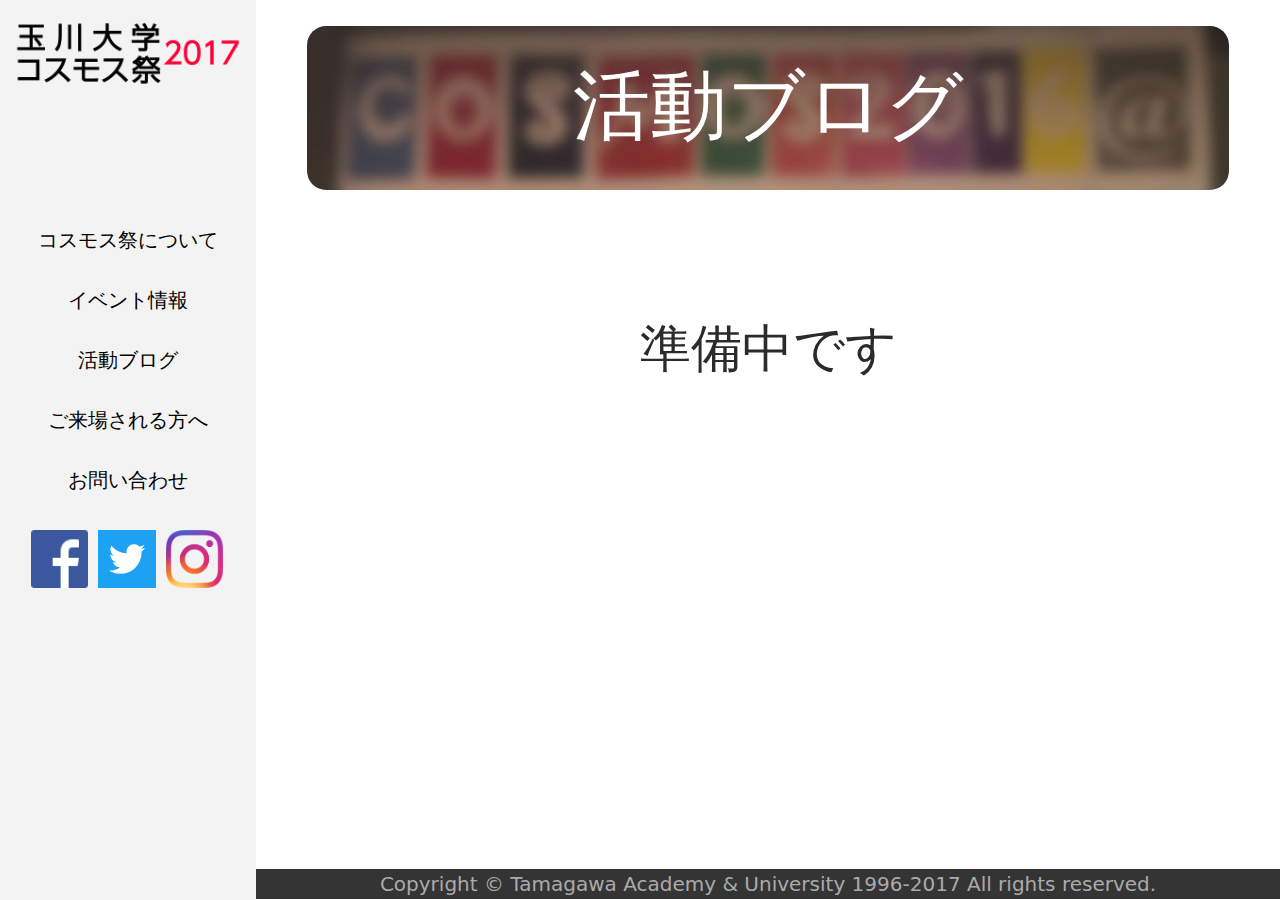
<file: report/index.html>
<!doctype html>
<html>

    <head>
        <meta charset="UTF-8">
        <meta http-equiv="X-UA-Compatible" content="IE=edge"> <!-- ◀︎ IEの互換表示をさせない -->
        <meta name="viewport" content="width=device-width, initial-scale=1"> <!-- ◀︎ レスポンシブWebデザインを使うために必要-->
        <title>活動ブログ|コスモス祭実行委員会</title>
        <link href="../css/bootstrap.css" rel="stylesheet"> <!-- ◀︎ BootstrapのCSS読み込み -->
        <link href="../css/top.css" rel="stylesheet">
        <link href="../css/info.css" rel="stylesheet">
        <script src="../js/jquery.js"></script> <!-- ◀︎　jQuery読み込み -->
        <script src="../js/bootstrap.js"></script> <!--◀︎　 BootstrapのJS読み込み -->
        <script type="text/javascript" src="../js/footerFixed.js"></script><!--footer固定-->
    </head>
    
    <!-- ▼ヘッダーメニュー　ースマホ用ー▼ -->
    <nav id = "header-menu" class="navbar navbar-toggleable-md navbar-light bg-faded sp">
      <button class="navbar-toggler navbar-toggler-right" type="button" data-toggle="collapse" data-target="#navbarSupportedContent" aria-controls="navbarSupportedContent" aria-expanded="false" aria-label="Toggle navigation">
        <span class="navbar-toggler-icon"></span>
      </button>
      <a class="navbar-brand" href="../index.html"><img src="../images/logo2.png" class="img-fluid" alt="Responsive image" ></a>
      
      <div class="collapse navbar-collapse" id="navbarSupportedContent">
        <ul class="navbar-nav mr-auto">
          <li class="nav-item active">
            <a class="nav-link" href="../index.html">トップページ <span class="sr-only">(current)</span></a>
          </li>
          <li class="nav-item">
            <a class="nav-link" href="../info/index.html">コスモス祭について</a>
          </li>
          <li class="nav-item">
            <a class="nav-link" href=../ivent/index.html>イベント情報</a>
          </li>
          <li class="nav-item">
            <a class="nav-link" href="index.html">活動ブログ</a>
          </li>
          <li class="nav-item">
            <a class="nav-link" href="../access/index.html">ご来場される方へ</a>
          </li>
          <li class="nav-item">
            <a class="nav-link" href="../inquiry/index.html">お問い合わせ</a>
          </li>
        </ul>
      </div>
    </nav>
    <!-- ▲ヘッダーメニュー　ースマホ用ー▲-->

    <!-- ▼ヘッダーメニュー　ーPC用ー▼ -->
    <dir id="header-menu-pc">
      <a href="../index.html" id="logo"><img src="../images/logo.png" class="img-fluid"></a>
      <ul id="menu-list-pc">
        <li><a href="../index.html">コスモス祭について</a></li>
        <li><a href="../ivent/index.html">イベント情報</a></li>
        <li><a href="index.html">活動ブログ</a></li>
        <li><a href="../access/index.html">ご来場される方へ</a></li>
        <li><a href="../inquiry/index.html">お問い合わせ</a></li>
      </ul>
      <ul id="sns-pc">
        <li><a href="https://www.facebook.com/cosmosfair/"><img src="../images/fb.png" class="img-fluid"></a></li>
        <li><a href="https://twitter.com/cosmosfair/"><img src="../images/twitter.png" class="img-fluid"></a></li>
        <li><a href="http://instagram.com/cosmosfair "><img src="../images/ig.png" class="img-fluid"></a></li>
      </ul>
    </dir>
    <!-- ▲ヘッダーメニュー　ーPC用ー▲-->

    <!-- ▼トップボディ▼ -->
    <dir id="top-body">
     
     <dir id="info">
      <dir id="ivent">
          <dir id="body-title">
            <img src="../images/report1.jpg" class="img-fluid">
            <h1>活動ブログ</p>
          </dir>
          <center>
     <h2 >準備中です</h2></center>
            
          </dir></dir> 
        </dir>
      <!-- ▲コスモス祭について▲-->
      
    </dir>
    <!-- ▼フッター▼ -->
    <dir id="footer">
      <!-- ▼フッターメニュー　ースマホ限定ー▼ -->
      <dir id="footer-menu" class="sp">
        <ul>
          <li><a href="../info/index.html">コスモス祭について</a></li>
          <li><a href="../ivent/index.html">イベント情報</a></li>
          <li><a href="index.html">活動ブログ</a></li>
          <li><a href="../access/index.html">ご来場される方へ</a></li>
        </ul>
        <a id ="footer-list-last" href="../inquiry/index.html">お問い合わせ</a>
        <ul>
          <li><a href="https://www.facebook.com/cosmosfair/"><img src="../images/fb.png" class="img-fluid"></a></li>
          <li><a href="https://twitter.com/cosmosfair/"><img src="../images/twitter.png" class="img-fluid"></a></li>
          <li><a href="http://instagram.com/cosmosfair"><img src="../images/ig.png" class="img-fluid"></a></li>
        </ul>
      </dir>
      <!-- ▲フッターメニュー▲-->
      <p class="text-center">Copyright © Tamagawa Academy & University 1996-2017 All rights reserved.</p>
    <!-- ▲フッター▲-->
    </dir>
    <body>
    </body>

</html>
</file>
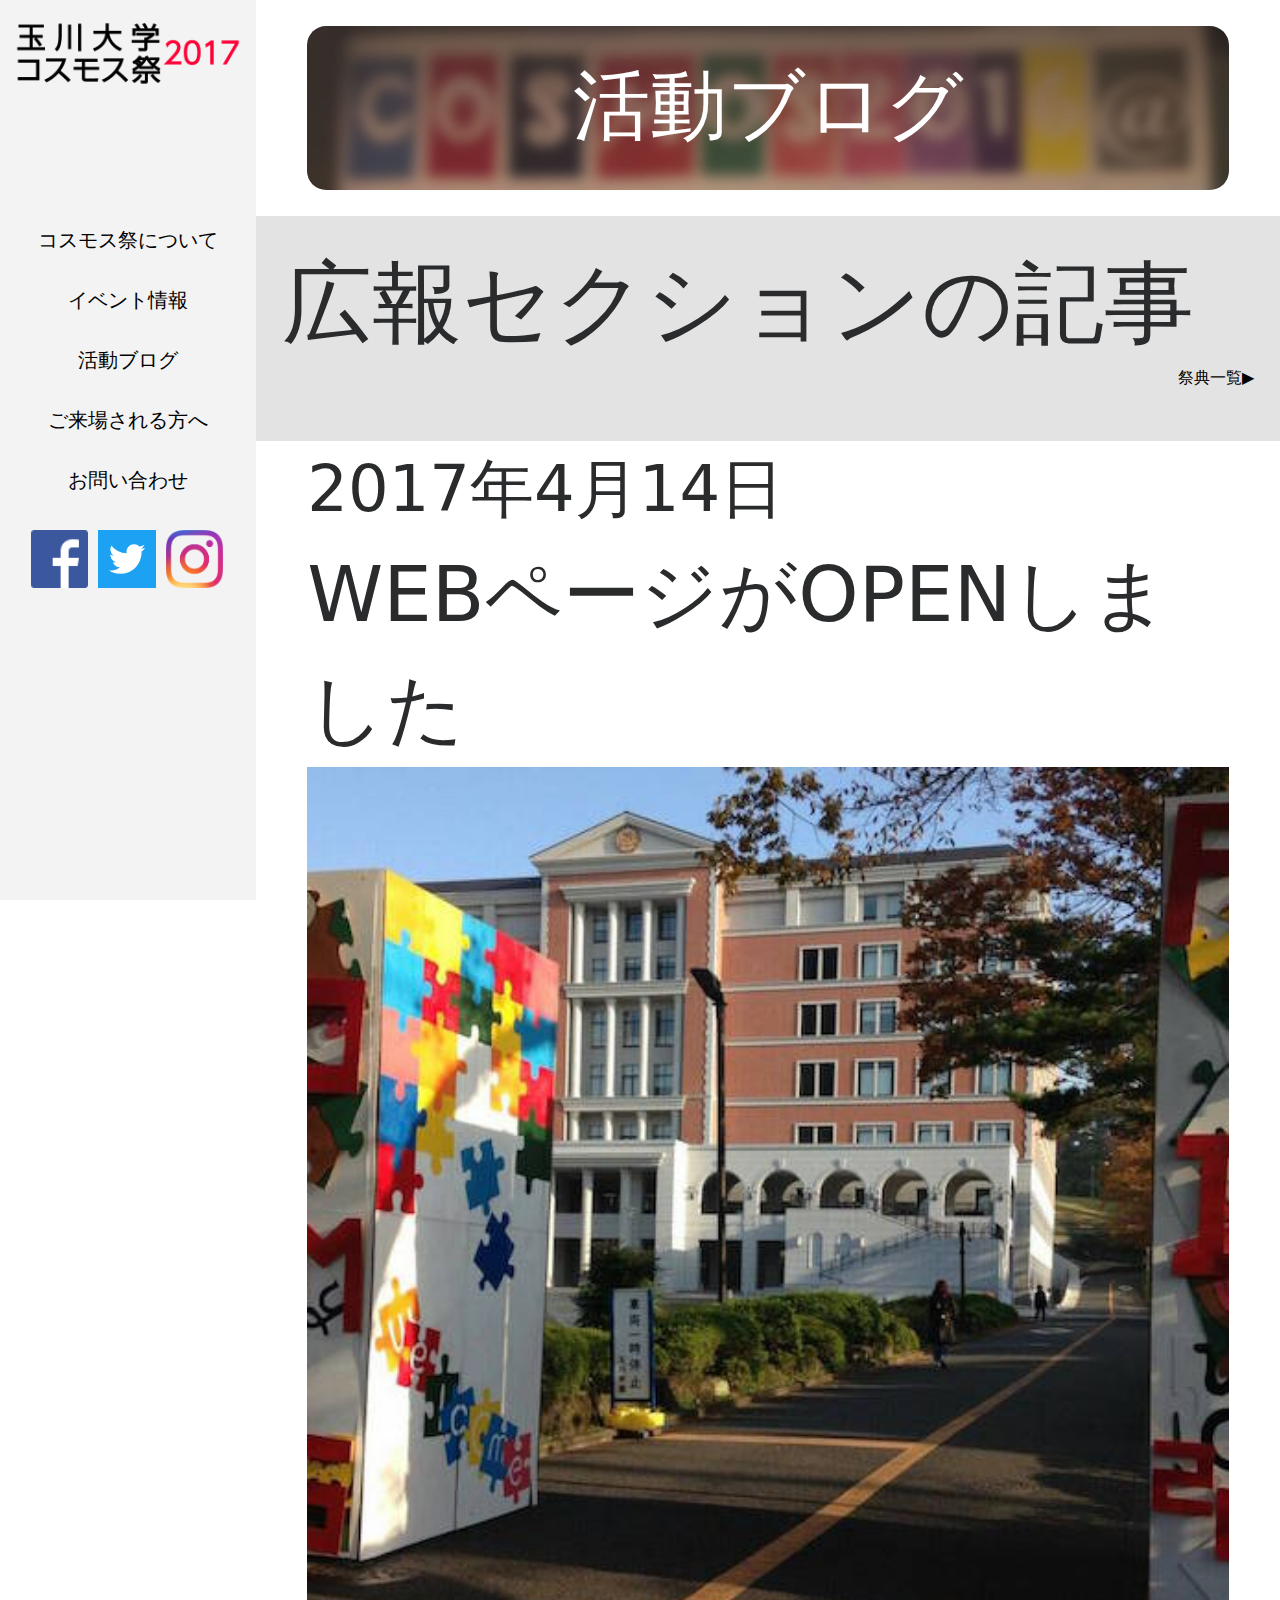
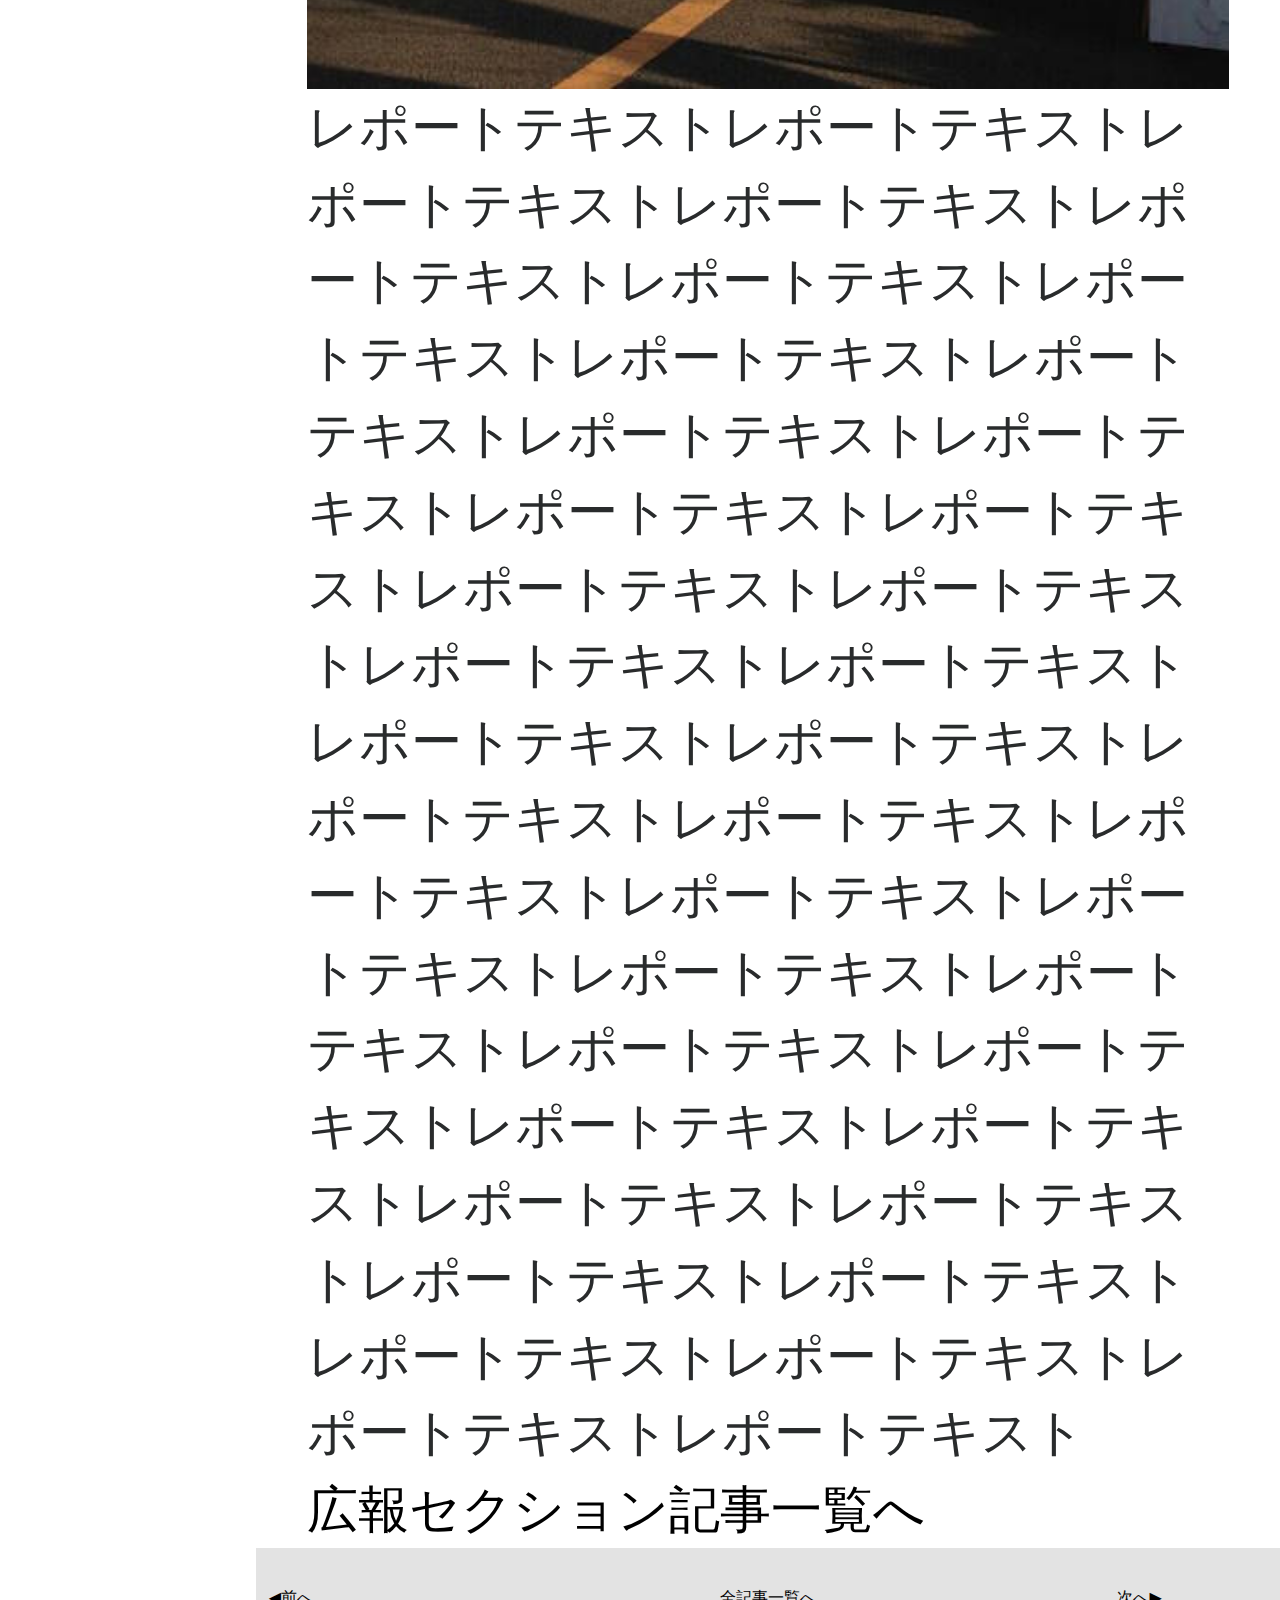
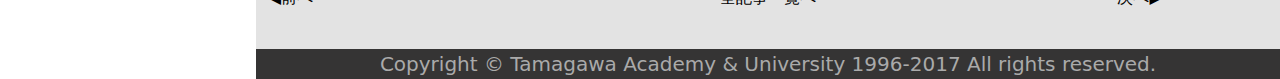
<file: report/z-template/index.html>
<!doctype html>
<html>

    <head>
        <meta charset="UTF-8">
        <meta http-equiv="X-UA-Compatible" content="IE=edge"> <!-- ◀︎ IEの互換表示をさせない -->
        <meta name="viewport" content="width=device-width, initial-scale=1"> <!-- ◀︎ レスポンシブWebデザインを使うために必要-->
        <title>活動ブログ|コスモス祭実行委員会</title>
        <link href="../../css/bootstrap.css" rel="stylesheet"> <!-- ◀︎ BootstrapのCSS読み込み -->
        <link href="../../css/top.css" rel="stylesheet">
        <link href="../../css/report.css" rel="stylesheet">
        <script src="../../js/jquery.js"></script> <!-- ◀︎　jQuery読み込み -->
        <script src="../../js/bootstrap.js"></script> <!--◀︎　 BootstrapのJS読み込み -->
        <script type="text/javascript" src="../../js/footerFixed.js"></script><!--footer固定-->
    </head>
    
    <!-- ▼ヘッダーメニュー　ースマホ用ー▼ -->
    <nav id = "header-menu" class="navbar navbar-toggleable-md navbar-light bg-faded sp">
      <button class="navbar-toggler navbar-toggler-right" type="button" data-toggle="collapse" data-target="#navbarSupportedContent" aria-controls="navbarSupportedContent" aria-expanded="false" aria-label="Toggle navigation">
        <span class="navbar-toggler-icon"></span>
      </button>
      <a class="navbar-brand" href="../../index.html"><img src="../../images/logo2.png" class="img-fluid" alt="Responsive image" ></a>
      
      <div class="collapse navbar-collapse" id="navbarSupportedContent">
        <ul class="navbar-nav mr-auto">
          <li class="nav-item active">
            <a class="nav-link" href="../../index.html">トップページ <span class="sr-only">(current)</span></a>
          </li>
          <li class="nav-item">
            <a class="nav-link" href="../../info/index.html">コスモス祭について</a>
          </li>
          <li class="nav-item">
            <a class="nav-link" href=../../ivent/index.html>イベント情報</a>
          </li>
          <li class="nav-item">
            <a class="nav-link" href="../index.html">活動ブログ</a>
          </li>
          <li class="nav-item">
            <a class="nav-link" href="../../access/index.html">ご来場される方へ</a>
          </li>
          <li class="nav-item">
            <a class="nav-link" href="../../inquiry/index.html">お問い合わせ</a>
          </li>
        </ul>
      </div>
    </nav>
    <!-- ▲ヘッダーメニュー　ースマホ用ー▲-->

    <!-- ▼ヘッダーメニュー　ーPC用ー▼ -->
    <dir id="header-menu-pc">
      <a href="../../index.html" id="logo"><img src="../../images/logo.png" class="img-fluid"></a>
      <ul id="menu-list-pc">
        <li><a href="../../index.html">コスモス祭について</a></li>
        <li><a href="../../ivent/index.html">イベント情報</a></li>
        <li><a href="../index.html">活動ブログ</a></li>
        <li><a href="../../access/index.html">ご来場される方へ</a></li>
        <li><a href="../../inquiry/index.html">お問い合わせ</a></li>
      </ul>
      <ul id="sns-pc">
        <li><a href="https://www.facebook.com/cosmosfair/"><img src="../../images/fb.png" class="img-fluid"></a></li>
        <li><a href="https://twitter.com/cosmosfair/"><img src="../../images/twitter.png" class="img-fluid"></a></li>
        <li><a href="http://instagram.com/cosmosfair "><img src="../../images/ig.png" class="img-fluid"></a></li>
      </ul>
    </dir>
    <!-- ▲ヘッダーメニュー　ーPC用ー▲-->

    <!-- ▼トップボディ▼ -->
    <dir id="top-body">
      <dir id="body-title">
        <img src="../../images/report1.jpg" class="img-fluid">
        <h1>活動ブログ</p>
      </dir>
     
      <dir id="report-name">
        <h2>広報セクションの記事</h2>
        <a href="#">祭典一覧▶︎</a>
      </dir>
      <dir id="report-body">
        <p id="report-date">2017年4月14日</p>
        <p id="report-title">WEBページがOPENしました</p>
        <img src="../../images/menu1.jpg" class="img-fluid">
        <p id="text-box">
          レポートテキストレポートテキストレポートテキストレポートテキストレポートテキストレポートテキストレポートテキストレポートテキストレポートテキストレポートテキストレポートテキストレポートテキストレポートテキストレポートテキストレポートテキストレポートテキストレポートテキストレポートテキストレポートテキストレポートテキストレポートテキストレポートテキストレポートテキストレポートテキストレポートテキストレポートテキストレポートテキストレポートテキストレポートテキストレポートテキストレポートテキストレポートテキストレポートテキストレポートテキストレポートテキストレポートテキストレポートテキストレポートテキスト
        </p>
        <a href="#" id="section-reportes">広報セクション記事一覧へ</a>
      </dir>
      <dir id="report-footer">
        <a href="#" id="back">◀︎前へ</a>
        <a href="#" id="all">全記事一覧へ</a>
        <a href="#" id="next">次へ▶︎</a>
      </dir>
    </dir> 
    <!-- ▲トップボディ▲-->
      
    </dir>
    <!-- ▼フッター▼ -->
    <dir id="footer">
      <!-- ▼フッターメニュー　ースマホ限定ー▼ -->
      <dir id="footer-menu" class="sp">
        <ul>
          <li><a href="../../info/index.html">コスモス祭について</a></li>
          <li><a href="../../ivent/index.html">イベント情報</a></li>
          <li><a href="../index.html">活動ブログ</a></li>
          <li><a href="../../access/index.html">ご来場される方へ</a></li>
        </ul>
        <a id ="footer-list-last" href="../inquiry/index.html">お問い合わせ</a>
        <ul>
          <li><a href="https://www.facebook.com/cosmosfair/"><img src="../../images/fb.png" class="img-fluid"></a></li>
          <li><a href="https://twitter.com/cosmosfair/"><img src="../../images/twitter.png" class="img-fluid"></a></li>
          <li><a href="http://instagram.com/cosmosfair"><img src="../../images/ig.png" class="img-fluid"></a></li>
        </ul>
      </dir>
      <!-- ▲フッターメニュー▲-->
      <p class="text-center">Copyright © Tamagawa Academy & University 1996-2017 All rights reserved.</p>
    <!-- ▲フッター▲-->
    </dir>
    <body>
    </body>

</html>
</file>
<file: css/top.css>
@charset "UTF-8";

body{
  margin:0 auto;
  max-width: 100%;
  overflow: auto;
}
dir{
  margin: 0;
  padding: 0;
}
.img-fluid{
  width: 100%;
}
/*▼ヘッダーメニュー　ースマホ用ー▼*/
#header-menu{
  background-color: #3a0656;
}

#header-menu .navbar-brand{
  margin:auto;
}
#header-menu .navbar-brand{
  max-width:35%;
  padding:0;
}
#header-menu .navbar-toggler-icon{
  background-image: url("data:image/svg+xml;charset=utf8,%3Csvg viewBox='0 0 32 32' xmlns='http://www.w3.org/2000/svg'%3E%3Cpath stroke='rgba(255, 255, 255, 1)' stroke-width='3' stroke-linecap='round' stroke-miterlimit='10' d='M4 8h24M4 16h24M4 24h24'/%3E%3C/svg%3E");
}

#header-menu .navbar-collapse .navbar-nav .nav-item a{
  color:#fff;
}
#header-menu-pc{
  display: none;
}
/*▲ヘッダーメニュー　ースマホ用ー▲*/

#top-body{
  padding:0;
  margin:0;
}

/*▼トップ画像▼*/
#top-body #top-img{
  padding:0;
  margin:0;
  position: relative;
}
#top-body #top-img #img-front{
  position: absolute;
  max-width: 60%;
  left:0;
  top:0;
}
/*▲トップ画像▲*/

/*▼更新情報　ースマホ限定ー▼*/
#sp-update-info{
  width:100%;
  padding:0 1vw;
  background-color: #F3F3F3;

}

#sp-update-info p{
  padding:0;
  margin:0;
}

#sp-update-info p:first-child{
  font-size: 4vw;
}

#sp-update-info p:last-child{
  margin:0 auto;
  font-size: 4vw;
  text-align: center;
}
/*▲更新情報　ースマホ限定ー▲*/

/*▼トップメニュー▼*/
#top-menu{
  width:100%;
  margin:0;
  padding:0;
}
#top-menu ul{
  display: block;
  margin:0;
  padding:0;
  width: 100%;
  list-style: none;
  overflow: hidden;
}
#top-menu ul li{
  display: block;
  width:50%;
  float: left;
  margin: 0;
  padding: 0;
}
#top-menu ul li a{
  display: block;
  width:100%;
  position: relative;
  text-decoration: none;
}
#top-menu ul li a p{
  position: absolute;
  bottom: 4px;
  color:white;
  font-size: 4vw;
  width:100%;
  padding:0;
  margin: 0;
  text-align: center;
}
/*▲トップメニュー▲*/

/*▼活動レポート▼*/
#top-report{
  width: 100%;
}
#top-report-title{
  position: relative;
  width: 100%;
  overflow: hidden;
  background-color: #F3F3F3;
}
#top-report-title p{
  display: block;
  font-size: 6vw;
  padding:0;
  margin: 2vw;
}
#top-report-title a{
  display: block;
  font-size: 4vw;
  position: absolute;
  text-decoration: none;
  color: black;
  right: 0;
  top:0;
  bottom: 0;
  margin: auto;
  height: 20px;
}
.top-report-items{
  display: table;
  list-style: none;
  width: 100%;
  height: auto;
  overflow: hidden;
  margin: 0;
  padding:0;
}
.top-report-items a{
  display: block;
  width: auto;
  height: auto;
  overflow: hidden;
  text-decoration: none;
  color: black;
}
.top-report-items li{
  width: 50%;
  float: left;
  font-size: 4vw;
  display: table-cell;
  height: 50vw;
  position: relative;
}
.top-report-items .report-word{
 padding: 2vw;
}
.top-report-items .report-word p:first-child{
  position: absolute;
  top: 0;
  width: 100%;
  margin: 0;
}
.top-report-items .report-word .title-box{
  font-size: 5vw;
  letter-spacing : 0.4vw;
  height: 40vw;
  padding: 0 5vw;
  display: table-cell;
  vertical-align: middle;
}
.top-report-items .report-word p:last-child{
  position: absolute;
  font-size: 2vw;
  margin: 2vw;;
  bottom: 0;
  right: 0;
}

/*▲活動レポート▲*/

/*▼フッターメニュー　ースマホ限定ー▼*/
#footer,#footer-menu{
  width: 100%;
  margin: 0;
  padding:0;
  background-color: #353434;
}
#footer-menu ul{
  list-style: none;
  overflow: hidden;
  width: 100%;
  margin: 0;
  padding: 0;
}
#footer-menu ul:first-child{
  border-bottom:0.1vw solid #000;
}
#footer-menu ul:first-child li{
  width: 50%;
  float: left;
  border: 0.1vw solid #000;
}
#footer-menu ul:first-child li a,
#footer-menu #footer-list-last{
  display: block;
  text-decoration: none;
  text-align: center;
  color: #aaa;
  padding: 2vw 0;
}
#footer-menu #footer-list-last{
  border-bottom: 0.4vw solid #000;
}
#footer-menu ul:last-child{
  width: 70%;
  margin: 2vw auto;
}
#footer-menu ul:last-child li{
  width: 33%;
  float: left;
  padding:0  4vw;
}
#footer-menu ul:last-child li a{
  display: block;
  width: 100%;
}
/*▲フッターメニュー▲*/

/*▼フッター▼*/
#footer p{
  font-size: 2vw;
  color: #aaa;
  margin: 0;
}
/*▲フッター▲*/

/*▼PC表示用▼*/
@media screen and (min-width: 980px){
  .sp{
    display: none;
  }
  #top-body{
    float: right;
  }
  #top-body,
  #footer{
    width: 80%;
    overflow: hidden;
  }
  /*▼ヘッダーメニュー▼*/
  #header-menu-pc{
    display: block;
    overflow: hidden;
    width: 20%;
    height: 100vh;
    float: left;
    background-color: #F3F3F3;
    position: fixed;
  }
  #header-menu-pc a{
    display: block;
  }
  #header-menu-pc #logo{
    margin-bottom: 120px;
  }
  #header-menu-pc #logo img{
    padding: 10px;
  }
  #header-menu-pc ul{
    margin: 0;
    padding: 0;
    list-style: none;
  }
  #header-menu-pc #menu-list-pc li a{
    text-decoration: none;
    text-align: center;
    font-size: 20px;
    color: black;
    margin: 30px 0;
  }
  #header-menu-pc #menu-list-pc li a:hover{
    background: #3a0656;
    color: white;
  }
  #header-menu-pc #sns-pc{
    width: 80%;
    margin:0 auto;
  }
  #header-menu-pc #sns-pc li{
    width: 33%;
    float: left;
    padding: 5px;
  }
  /*▲ヘッダーメニュー▲*/
  /*▼トップメニュー▼*/
  #top-img,
  #top-menu{
    width: 50%;
    float: left;
  }
  /*▼トップメニュー▼*/
  #top-menu ul li a p{
    font-size: 20px;
  }
  /*▲トップメニュー▲*/
  /*▼活動レポート▼*/
  #top-report{
    float: left;
  }
  #top-report-title p{
    font-size: 30px;
    margin: 10px;
  }
  #top-report-title a{
    font-size: 15px;
  }
  .top-report-items{
    width: 50%;
    float: left;
  }
  .top-report-items .report-word{
    padding: 0;
  }
  .top-report-items li{
    font-size: 18px;
    height: 0%;
    float: right;
  }
  .top-report-items .report-word .title-box{
    font-size:20px;
    padding-right: 10px;
    padding-left: 20px;
    height: 160px;
  }
  .top-report-items .report-word p:last-child{
    font-size: 20px;
    margin:20px;
  }
  /*▲活動レポート▲*/
  /*▼フッター▼*/
  #footer{
    float: right;
    margin: 0;
    padding: 0;
    width: 80%;
  }
  #footer p{
    font-size: 20px;
  }
  /*▲フッター▲*/
}
/*▲PC表示用▲*/
</file>
<file: css/info.css>
@charset "UTF-8";
body{
  margin:0 auto;
  max-width: 100%;
  overflow: auto;
}
#body-title{
  position: relative;
  margin: 2vw 0;
  padding:0;
  width: 90%;
  margin-right: auto;
  margin-left: auto;
}
#body-title img{
  border-radius: 1.5vw;
}
#body-title h1{
  position: absolute;
  width: 100%;
  margin: 0;
  text-align: center;
  top: 0;
  padding: 3vw 0;
  height: 18vw;
  color: white;
  font-size: 10vw;
}
#info h2{
  margin: 2vw;
  font-size: 8vw;
}
#info .text-box{
  margin: 2vw 6vw;
  margin-bottom: 20vw;
  font-size: 5vw;
}
.access-map{
  width: 100%;
}
#ivent h2{
  margin-top: 150px
}
/*▲コスモス祭について▲*/


/*▼PC表示用▼*/
@media screen and (min-width: 980px){
  .image-fluid{
    width: 70%;
  }
  #body-title h1{
  position: absolute;
  width: 100%;
  margin: 0;
  text-align: center;
  top: 0;
  padding: 3vw 0;
  height: 18vw;
  color: white;
  font-size: 6vw;
}
#info h2{
  margin: 2vw;
  font-size: 4.0vw;
}
#info .text-box{
  margin: 2vw 6vw;
  margin-bottom: 5vw;
  font-size: 2vw;
}
#info ol {
  font-size:27px;
}
p{
  font-size:27px;
}
#access ul{
  font-size:25px;
}
#ivent h2{
  margin-top: 130px
}

.access-map{
  width: 70%;
}
}
</file>
<file: css/report.css>
@charset "UTF-8";

/*▼活動レポート▼*/
body{
  margin:0 auto;
  max-width: 100%;
  overflow: auto;
}
#body-title{
  position: relative;
  margin: 2vw 0;
  padding:0;
  width: 90%;
  margin-right: auto;
  margin-left: auto;
}
#body-title img{
  border-radius: 1.5vw;
}
#body-title h1{
  position: absolute;
  width: 100%;
  margin: 0;
  text-align: center;
  top: 0;
  padding: 3vw 0;
  height: 18vw;
  color: white;
  font-size: 10vw;
}
#report-name{
  width: 100%;
  padding: 3vw 2vw;
  overflow: hidden;
  background-color: #E3E3E3;
}
#report-name h2{
  margin:0;
  font-size: 7vw;
  float: left;
}
#report-name a{
  display: block;
  float: right;
  padding:1vw 0;
  text-decoration:none;
  color: #000;
}
#report-body {
  width: 90%;
  margin:0 auto;
}
#report-body h2{
  margin: 2vw;
  font-size: 8vw;
}
#report-body .text-box{
  margin: 2vw 6vw;
  margin-bottom: 20vw;
  font-size: 5vw;
}
#report-body #report-date{
  font-size: 5vw;
  margin: 0;
}
#report-body #report-title{
  font-size: 6vw;
  margin: 0;
}
#report-body #text-box{
  font-size: 4vw;
  margin:0;
}
#report-body #section-reportes{
  font-size: 4vw;
  text-decoration: none;
  color: #000;
}
#report-footer{
  width: 100%;
  padding:3vw 1vw;
  overflow: hidden;
  background-color: #E3E3E3;
}
#report-footer a{
  display: block;
  text-decoration: none;
  color: #000;
}
#report-footer #back{
  width: 15%;
  float: left;
}
#report-footer #next{
  width: 15%;
  float: right;
}
#report-footer #all{
  width: 70%;
  float: left;
  text-align: center;
}
/*▲活動レポート▲*/


/*▼PC表示用▼*/
@media screen and (min-width: 980px){
  .image-fluid{
    width: 70%;
  }
  #body-title h1{
  position: absolute;
  width: 100%;
  margin: 0;
  text-align: center;
  top: 0;
  padding: 3vw 0;
  height: 18vw;
  color: white;
  font-size: 6vw;
}
#info h2{
  margin: 2vw;
  font-size: 4.0vw;
}
#info .text-box{
  margin: 2vw 6vw;
  margin-bottom: 5vw;
  font-size: 2vw;
}
#info ol {
  font-size:27px;
}
p{
  font-size:27px;
}
#access ul{
  font-size:25px;
}
#ivent h2{
  margin-top: 130px
}

.access-map{
  width: 70%;
}
}
/*▲PC表示用▲*/
</file>
